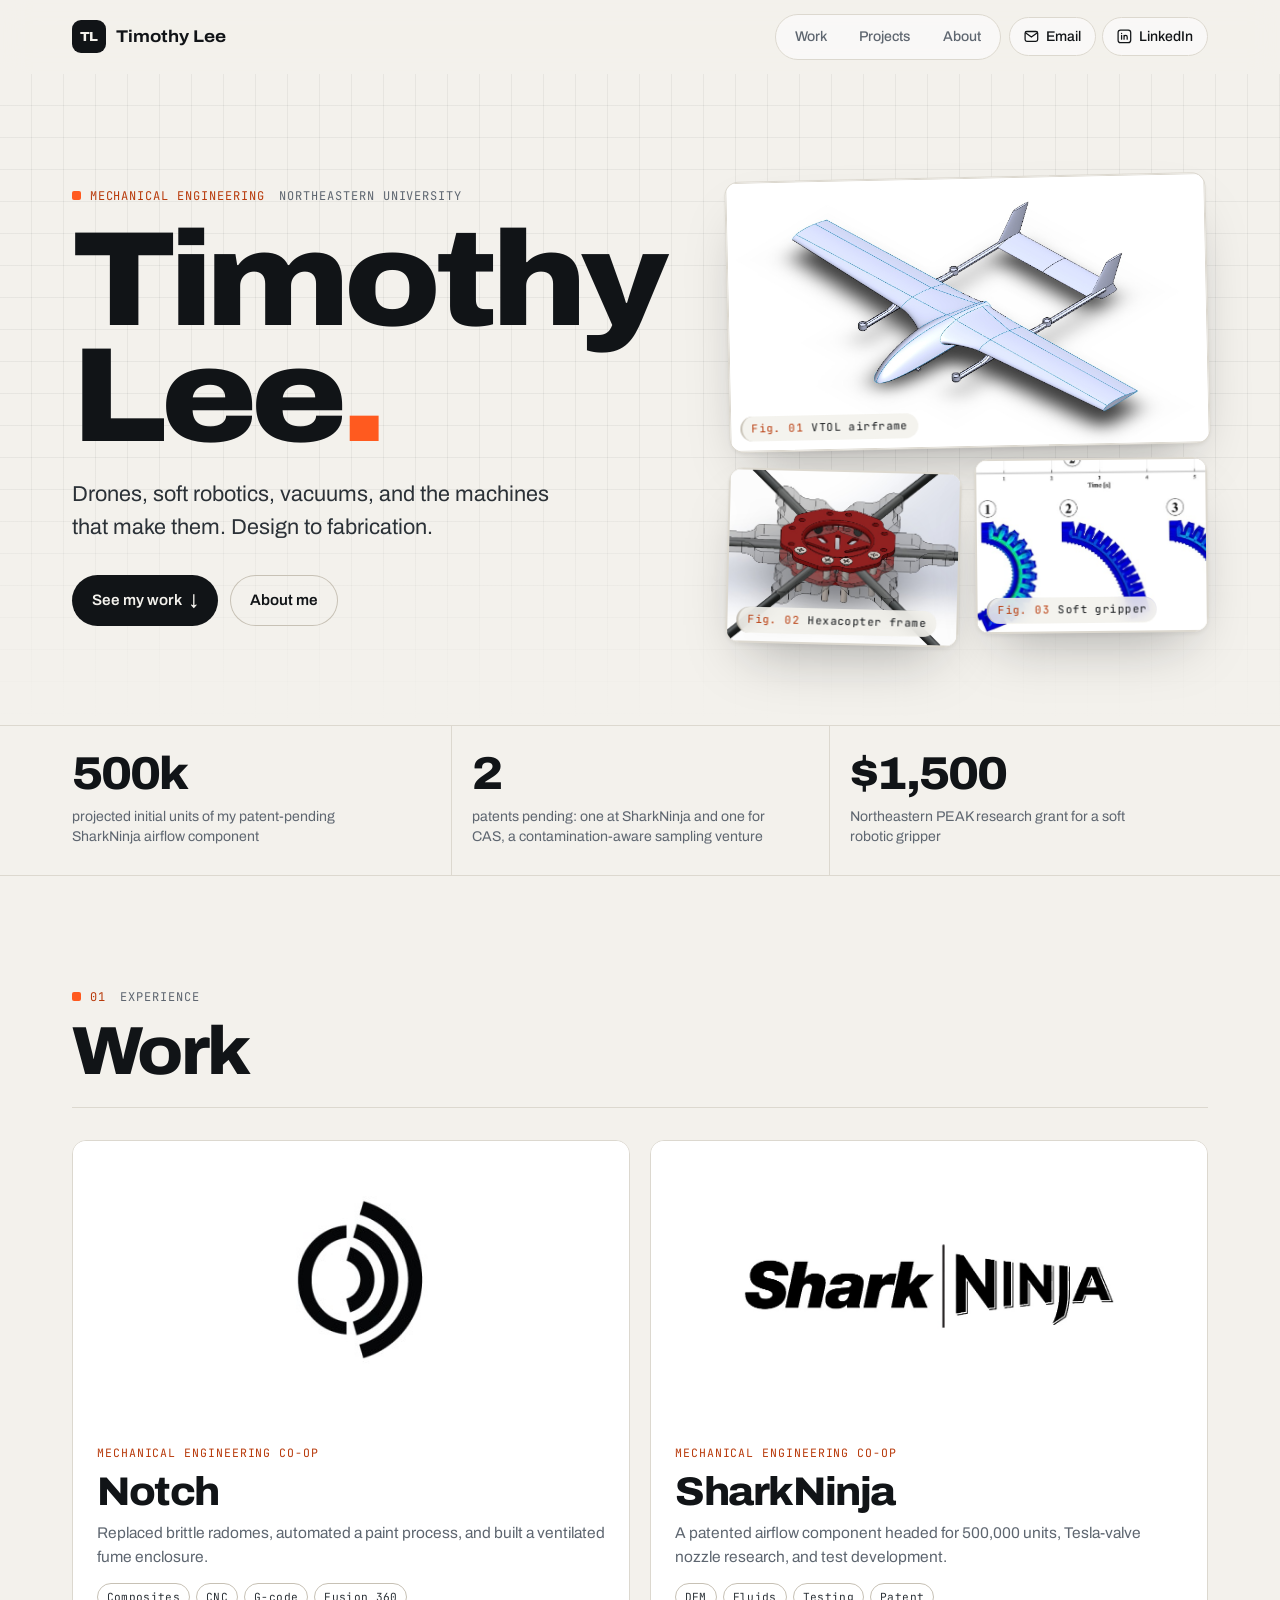
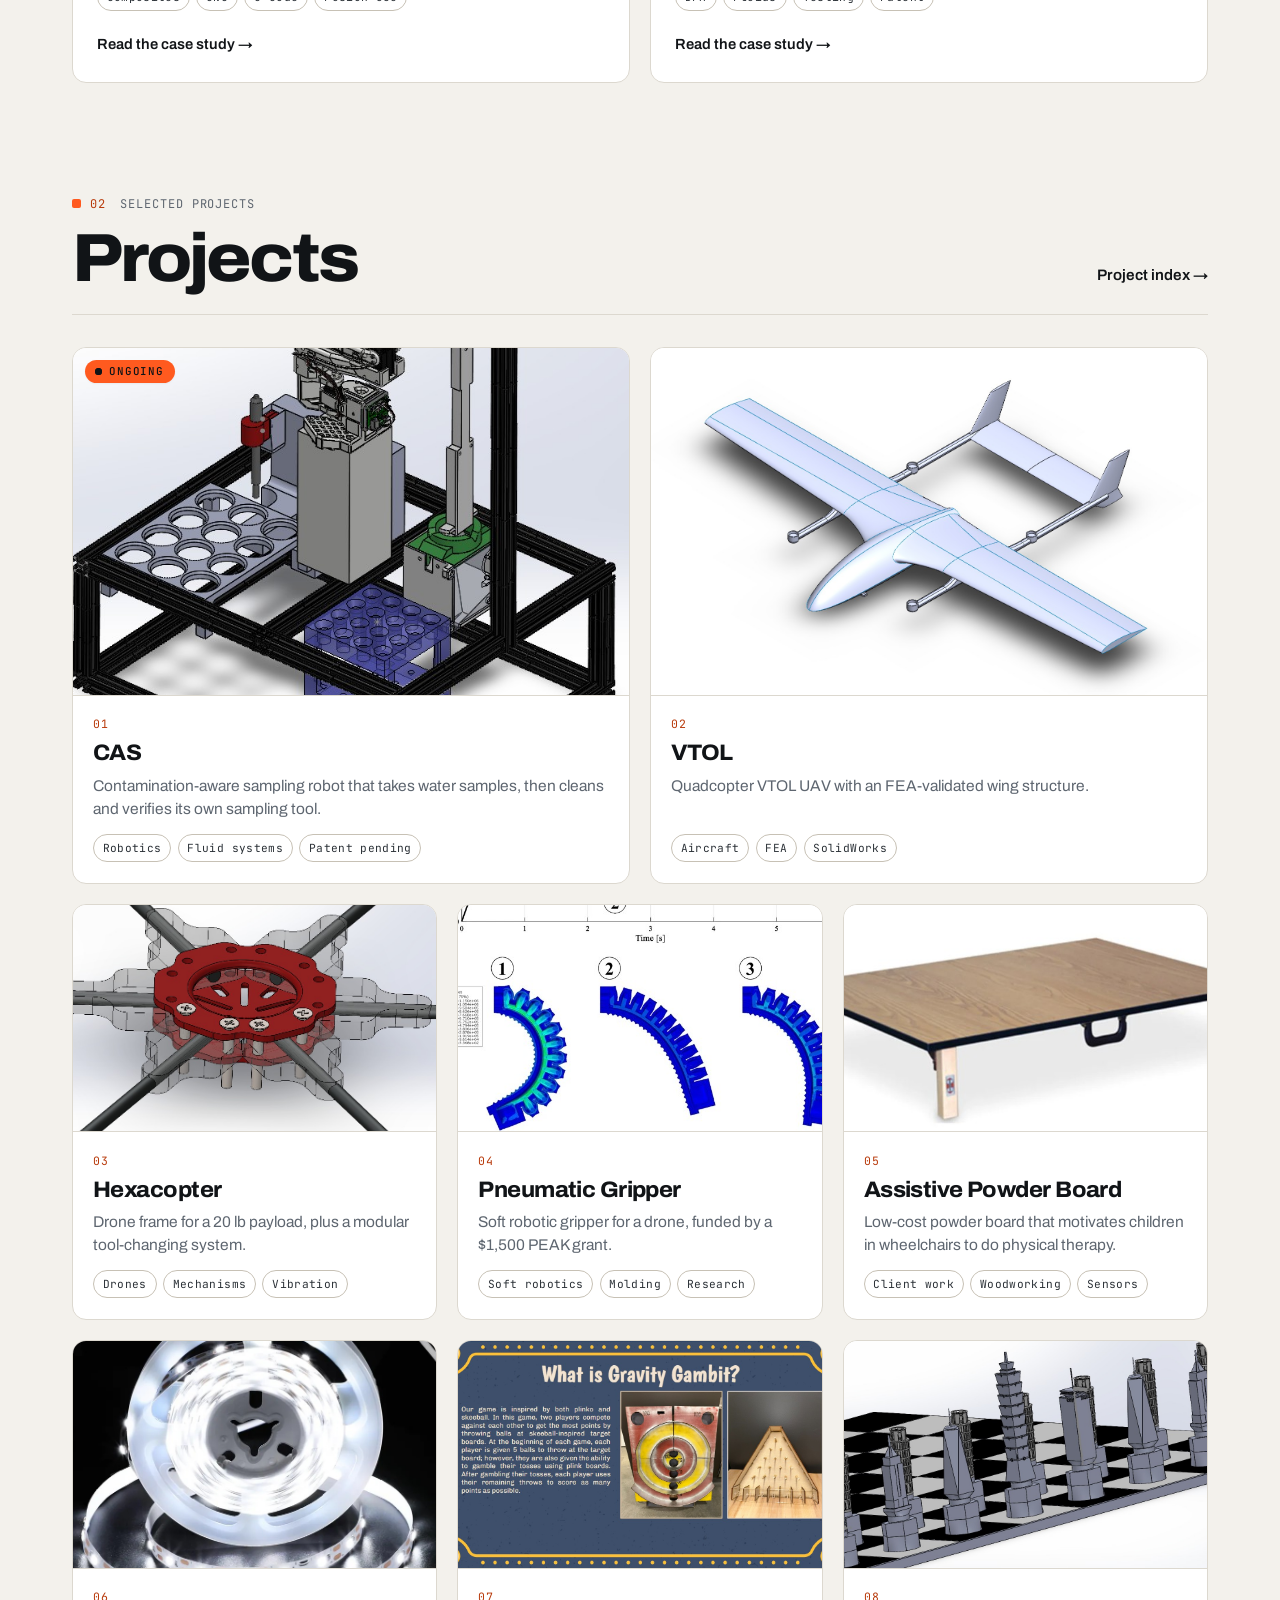
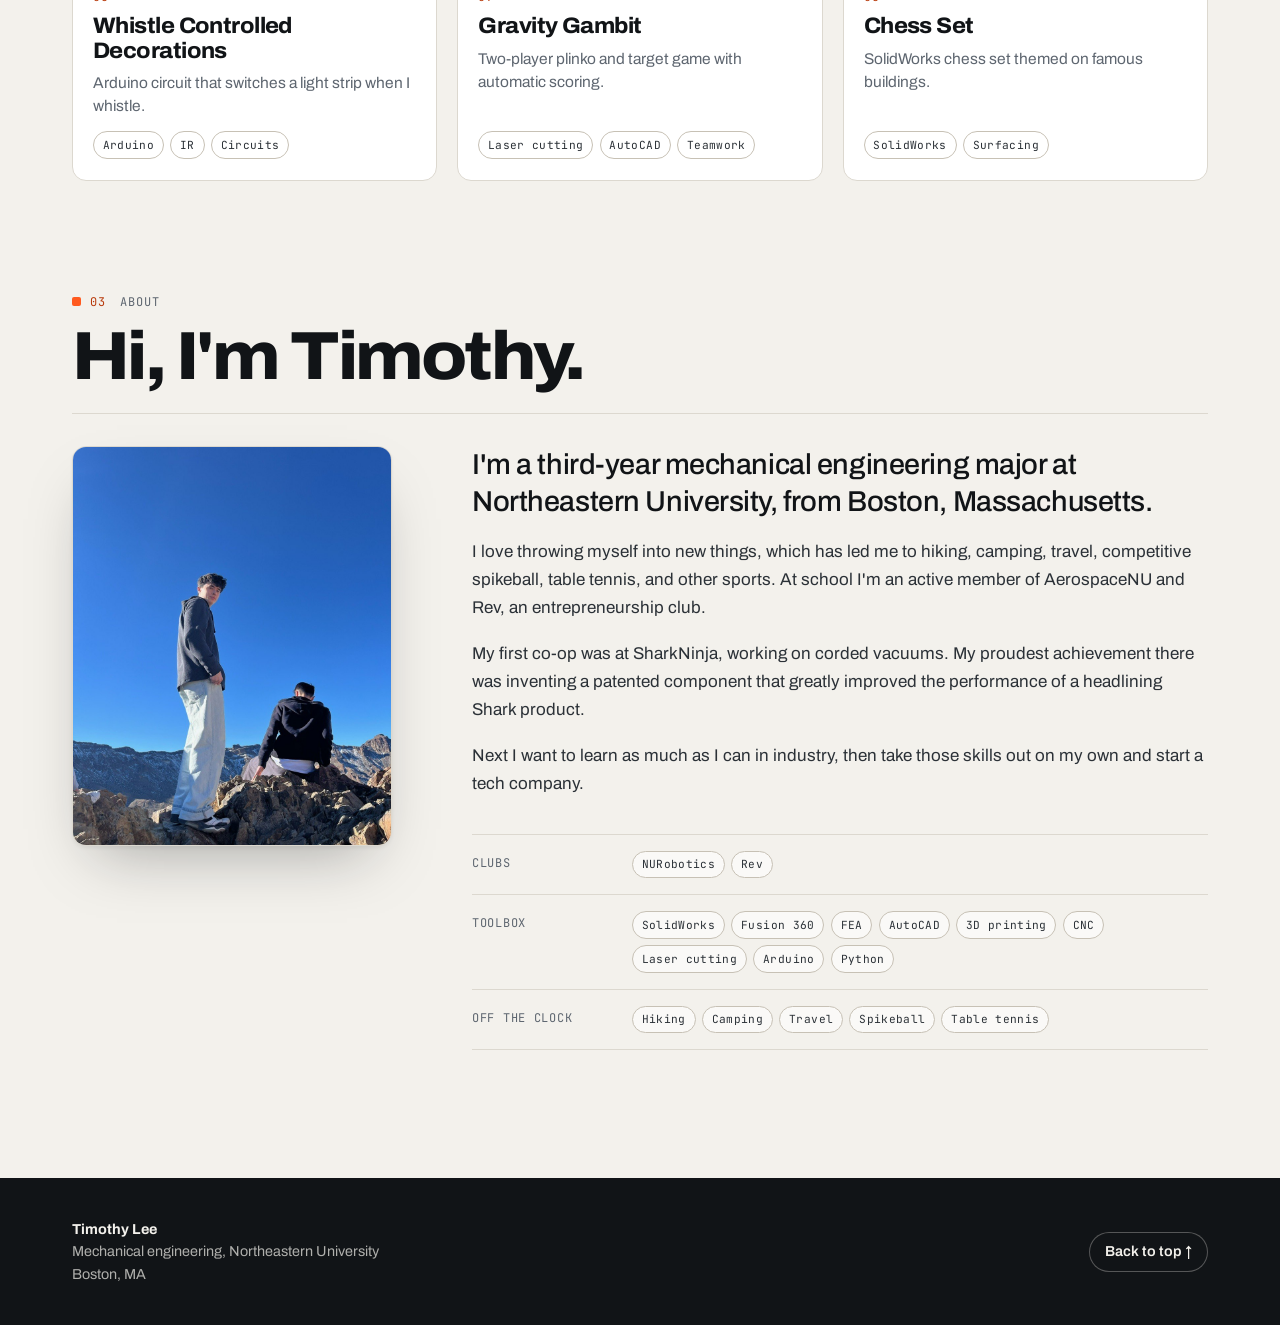
<file: index.html>
<!DOCTYPE html>
<html lang="en">
<head>
<meta charset="utf-8">
<meta name="viewport" content="width=device-width, initial-scale=1">
<title>Portfolio | Timothy Lee</title>
<meta name="description" content="Timothy Lee, mechanical engineering student at Northeastern University. Drones, soft robotics, and consumer product design.">
<meta name="theme-color" content="#F3F1EC" media="(prefers-color-scheme: light)">
<meta name="theme-color" content="#0D1013" media="(prefers-color-scheme: dark)">
<link rel="icon" href="data:image/svg+xml,%3Csvg xmlns='http://www.w3.org/2000/svg' viewBox='0 0 64 64'%3E%3Crect width='64' height='64' rx='14' fill='%23FF5A1F'/%3E%3Ctext x='32' y='43' font-family='Arial,sans-serif' font-size='30' font-weight='800' text-anchor='middle' fill='%23111417'%3ETL%3C/text%3E%3C/svg%3E">
<link rel="preconnect" href="https://fonts.googleapis.com">
<link rel="preconnect" href="https://fonts.gstatic.com" crossorigin>
<link href="https://fonts.googleapis.com/css2?family=Archivo:wdth,wght@62..125,100..900&family=JetBrains+Mono:wght@400;500&display=swap" rel="stylesheet">
<link rel="stylesheet" href="style.css">
<script>document.documentElement.classList.add('js')</script>
<script defer src="https://cloud.umami.is/script.js" data-website-id="2ed9bc1a-4ee3-46d4-aca5-d03093c6ba17" data-domains="timothylee446-pixel.github.io"></script>
</head>
<body id="top">
<a class="skip" href="#main">Skip to content</a>
<header class="top"><div class="top-in">
  <a class="brand" href="index.html"><span class="mark" aria-hidden="true">TL</span><span class="brand-name">Timothy Lee</span></a>
  <div class="top-right"><nav aria-label="Main"><a href="index.html#work">Work</a><a href="projects.html">Projects</a><a href="index.html#about">About</a></nav><span class="contact"><a href="mailto:lee.tim@northeastern.edu" title="lee.tim@northeastern.edu"><svg viewBox="0 0 24 24" aria-hidden="true"><rect x="3" y="5" width="18" height="14" rx="2.5"/><path d="m4 7 8 6 8-6"/></svg><span class="c-label">Email</span></a><a href="https://www.linkedin.com/in/timothy-lee-6a5a56290/" target="_blank" rel="noopener"><svg viewBox="0 0 24 24" aria-hidden="true"><rect x="3" y="3" width="18" height="18" rx="3.5"/><path d="M8 10.5V16M8 7.75v.01M11.5 16v-5.5M11.5 13c0-1.6 1-2.6 2.4-2.6 1.4 0 2.1.9 2.1 2.6V16"/></svg><span class="c-label">LinkedIn</span></a></span></div>
</div></header>
<main id="main">
<section class="hero"><div class="wrap hero-in">
  <div class="hero-text">
    <p class="kicker"><span>Mechanical engineering</span><span>Northeastern University</span></p>
    <h1>Timothy<br>Lee<span class="dot" aria-hidden="true">.</span></h1>
    <p class="hero-sub">Drones, soft robotics, vacuums, and the machines that make them. Design to fabrication.</p>
    <p class="cta"><a class="btn" href="#work">See my work <span aria-hidden="true">↓</span></a><a class="btn ghost" href="#about">About me</a></p>
  </div>
  <div class="hero-art"><figure class="hf hf1"><img src="images/vtol-hero.jpg" alt="VTOL airframe" data-thumb><figcaption><span>Fig. 01</span>VTOL airframe</figcaption></figure><figure class="hf hf2"><img src="images/hexa-hero.jpg" alt="Hexacopter frame" data-thumb><figcaption><span>Fig. 02</span>Hexacopter frame</figcaption></figure><figure class="hf hf3"><img src="images/gripper-hero.jpg" alt="Soft gripper" data-thumb><figcaption><span>Fig. 03</span>Soft gripper</figcaption></figure></div>
</div></section>
<section class="stats-band"><dl class="wrap stats"><div class="stat"><dt>500k</dt><dd>projected initial units of my patent-pending SharkNinja airflow component</dd></div><div class="stat"><dt>2</dt><dd>patents pending: one at SharkNinja and one for CAS, a contamination-aware sampling venture</dd></div><div class="stat"><dt>$1,500</dt><dd>Northeastern PEAK research grant for a soft robotic gripper</dd></div></dl></section>
<section class="section wrap" id="work">
  <div class="sec-head"><p class="kicker"><span>01</span><span>Experience</span></p><h2>Work</h2></div>
  <div class="xps"><a class="xp" href="notch.html">
  <span class="xp-media logo"><img src="images/notch-logo.jpg" alt="" loading="lazy" data-thumb><span class="xp-mono" aria-hidden="true">N</span></span>
  <span class="xp-body"><span class="card-num">Mechanical engineering co-op</span><span class="xp-t">Notch</span><span class="card-d">Replaced brittle radomes, automated a paint process, and built a ventilated fume enclosure.</span><span class="tags"><span>Composites</span><span>CNC</span><span>G-code</span><span>Fusion 360</span></span><span class="more">Read the case study <span aria-hidden="true">→</span></span></span>
</a><a class="xp" href="sharkninja.html">
  <span class="xp-media logo"><img src="images/sharkninja-logo.jpg" alt="" loading="lazy" data-thumb><span class="xp-mono" aria-hidden="true">S</span></span>
  <span class="xp-body"><span class="card-num">Mechanical engineering co-op</span><span class="xp-t">SharkNinja</span><span class="card-d">A patented airflow component headed for 500,000 units, Tesla-valve nozzle research, and test development.</span><span class="tags"><span>DFM</span><span>Fluids</span><span>Testing</span><span>Patent</span></span><span class="more">Read the case study <span aria-hidden="true">→</span></span></span>
</a></div>
</section>
<section class="section wrap" id="projects">
  <div class="sec-head"><p class="kicker"><span>02</span><span>Selected projects</span></p><h2>Projects</h2><a class="sec-link" href="projects.html">Project index <span aria-hidden="true">→</span></a></div>
  <div class="cards"><a class="card" href="cas.html">
  <span class="card-media"><img src="images/cas-cad.jpg" alt="" loading="lazy" data-thumb><span class="badge"><span class="pulse" aria-hidden="true"></span>Ongoing</span></span>
  <span class="card-body"><span class="card-num">01</span><span class="card-t">CAS</span><span class="card-d">Contamination-aware sampling robot that takes water samples, then cleans and verifies its own sampling tool.</span><span class="tags"><span>Robotics</span><span>Fluid systems</span><span>Patent pending</span></span></span>
</a><a class="card" href="vtol.html">
  <span class="card-media"><img src="images/vtol-hero.jpg" alt="" loading="lazy" data-thumb></span>
  <span class="card-body"><span class="card-num">02</span><span class="card-t">VTOL</span><span class="card-d">Quadcopter VTOL UAV with an FEA-validated wing structure.</span><span class="tags"><span>Aircraft</span><span>FEA</span><span>SolidWorks</span></span></span>
</a><a class="card" href="hexacopter.html">
  <span class="card-media"><img src="images/hexa-hero.jpg" alt="" loading="lazy" data-thumb></span>
  <span class="card-body"><span class="card-num">03</span><span class="card-t">Hexacopter</span><span class="card-d">Drone frame for a 20 lb payload, plus a modular tool-changing system.</span><span class="tags"><span>Drones</span><span>Mechanisms</span><span>Vibration</span></span></span>
</a><a class="card" href="pneumatic-gripper.html">
  <span class="card-media"><img src="images/gripper-hero.jpg" alt="" loading="lazy" data-thumb></span>
  <span class="card-body"><span class="card-num">04</span><span class="card-t">Pneumatic Gripper</span><span class="card-d">Soft robotic gripper for a drone, funded by a $1,500 PEAK grant.</span><span class="tags"><span>Soft robotics</span><span>Molding</span><span>Research</span></span></span>
</a><a class="card" href="assistive-powder-board.html">
  <span class="card-media"><img src="images/powder-hero.jpg" alt="" loading="lazy" data-thumb></span>
  <span class="card-body"><span class="card-num">05</span><span class="card-t">Assistive Powder Board</span><span class="card-d">Low-cost powder board that motivates children in wheelchairs to do physical therapy.</span><span class="tags"><span>Client work</span><span>Woodworking</span><span>Sensors</span></span></span>
</a><a class="card" href="whistle-controlled-decorations.html">
  <span class="card-media"><img src="images/whistle-hero.jpg" alt="" loading="lazy" data-thumb></span>
  <span class="card-body"><span class="card-num">06</span><span class="card-t">Whistle Controlled Decorations</span><span class="card-d">Arduino circuit that switches a light strip when I whistle.</span><span class="tags"><span>Arduino</span><span>IR</span><span>Circuits</span></span></span>
</a><a class="card" href="gravity-gambit-game.html">
  <span class="card-media"><img src="images/gambit-hero.jpg" alt="" loading="lazy" data-thumb></span>
  <span class="card-body"><span class="card-num">07</span><span class="card-t">Gravity Gambit</span><span class="card-d">Two-player plinko and target game with automatic scoring.</span><span class="tags"><span>Laser cutting</span><span>AutoCAD</span><span>Teamwork</span></span></span>
</a><a class="card" href="chess-set.html">
  <span class="card-media"><img src="images/chess-hero-1.jpg" alt="" loading="lazy" data-thumb></span>
  <span class="card-body"><span class="card-num">08</span><span class="card-t">Chess Set</span><span class="card-d">SolidWorks chess set themed on famous buildings.</span><span class="tags"><span>SolidWorks</span><span>Surfacing</span></span></span>
</a></div>
</section>
<section class="section wrap about" id="about">
  <div class="sec-head"><p class="kicker"><span>03</span><span>About</span></p><h2>Hi, I'm Timothy.</h2></div>
  <div class="about-grid">
  <figure class="portrait"><img src="images/me.jpg" alt="Timothy Lee" data-name="me.jpg"></figure>
  <div class="about-body">
    <p class="about-lead">I'm a third-year mechanical engineering major at Northeastern University, from Boston, Massachusetts.</p>
    <p>I love throwing myself into new things, which has led me to hiking, camping, travel, competitive spikeball, table tennis, and other sports. At school I'm an active member of AerospaceNU and Rev, an entrepreneurship club.</p>
    <p>My first co-op was at SharkNinja, working on corded vacuums. My proudest achievement there was inventing a patented component that greatly improved the performance of a headlining Shark product.</p>
    <p>Next I want to learn as much as I can in industry, then take those skills out on my own and start a tech company.</p>
    <dl class="facts">
      <div><dt>Clubs</dt><dd><span class="tags"><span>NURobotics</span><span>Rev</span></span></dd></div>
      <div><dt>Toolbox</dt><dd><span class="tags"><span>SolidWorks</span><span>Fusion 360</span><span>FEA</span><span>AutoCAD</span><span>3D printing</span><span>CNC</span><span>Laser cutting</span><span>Arduino</span><span>Python</span></span></dd></div>
      <div><dt>Off the clock</dt><dd><span class="tags"><span>Hiking</span><span>Camping</span><span>Travel</span><span>Spikeball</span><span>Table tennis</span></span></dd></div>
    </dl>
  </div>
  </div>
</section>
</main>
<footer class="foot"><div class="wrap foot-in">
  <div class="foot-meta">
    <p><strong>Timothy Lee</strong><br>Mechanical engineering, Northeastern University<br>Boston, MA</p>
    <a class="totop" href="#top">Back to top <span aria-hidden="true">↑</span></a>
  </div>
</div></footer>
<script src="site.js"></script>
</body>
</html>
</file>
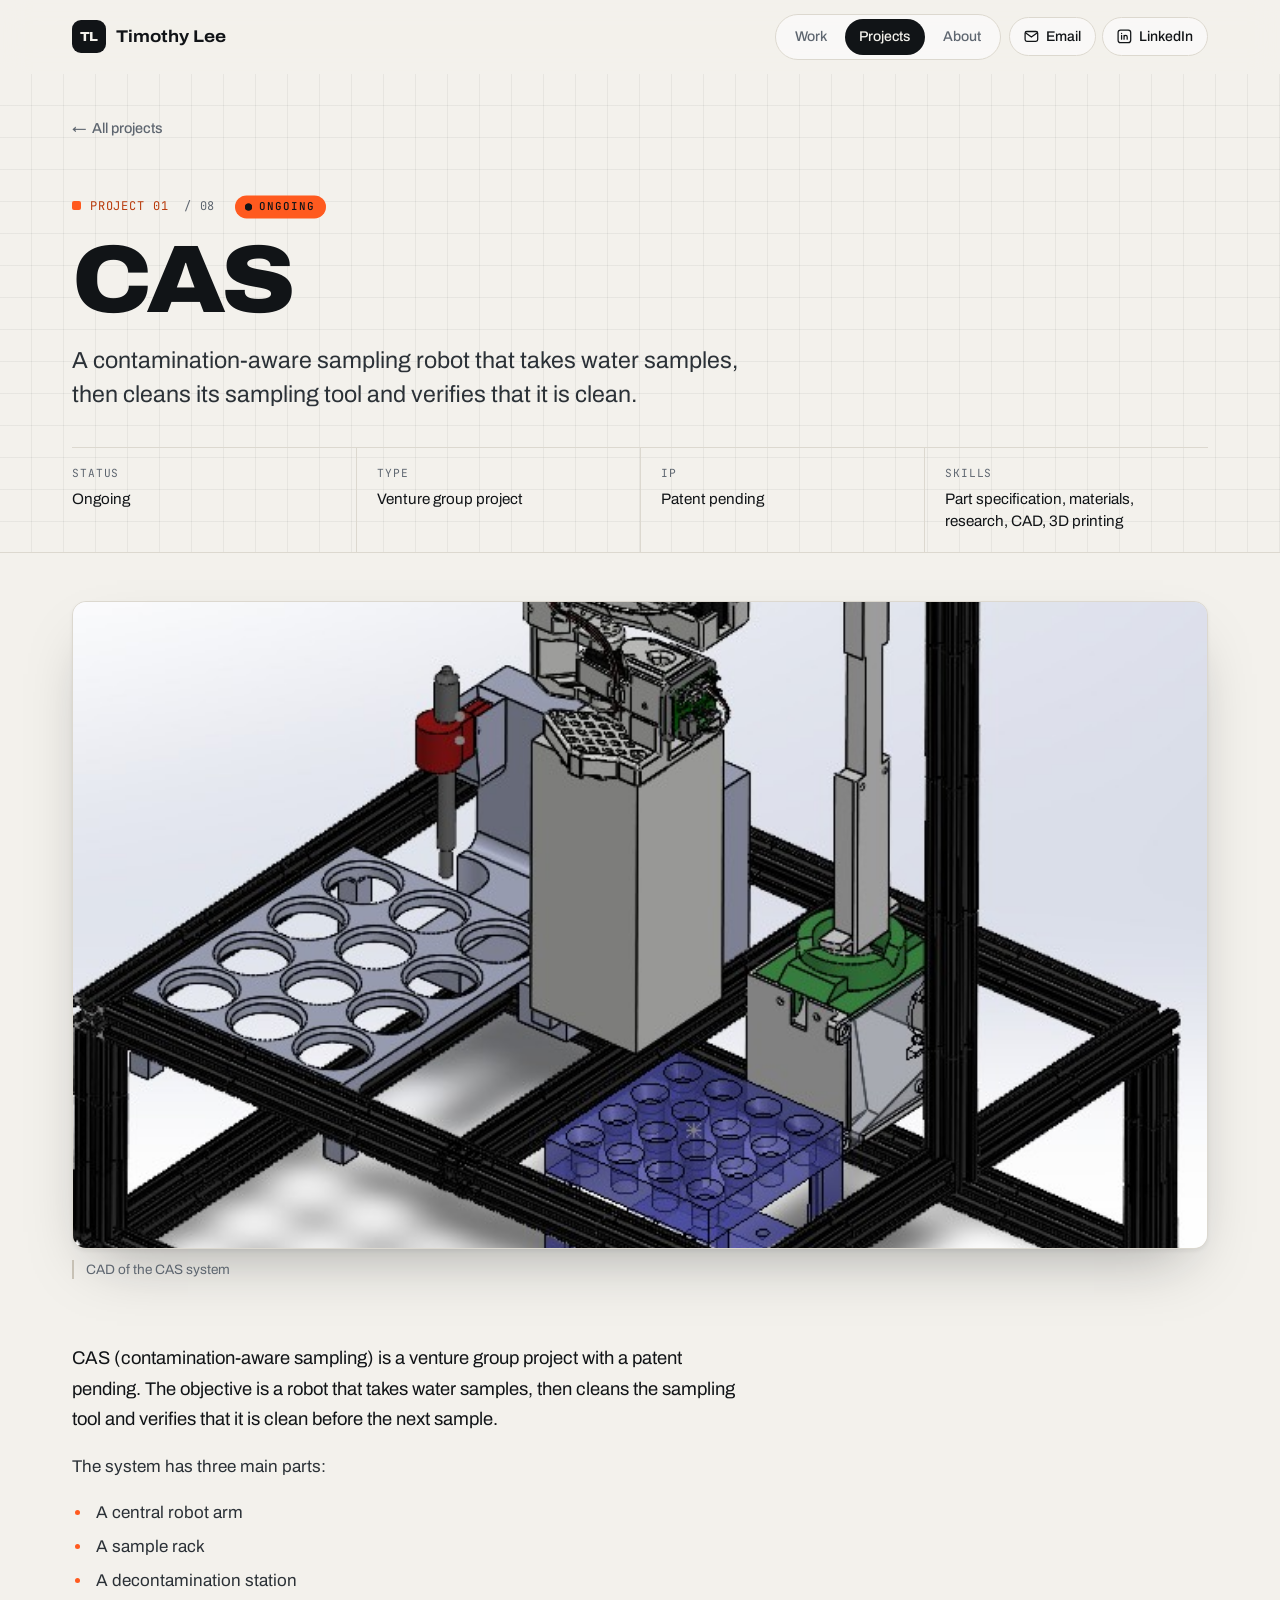
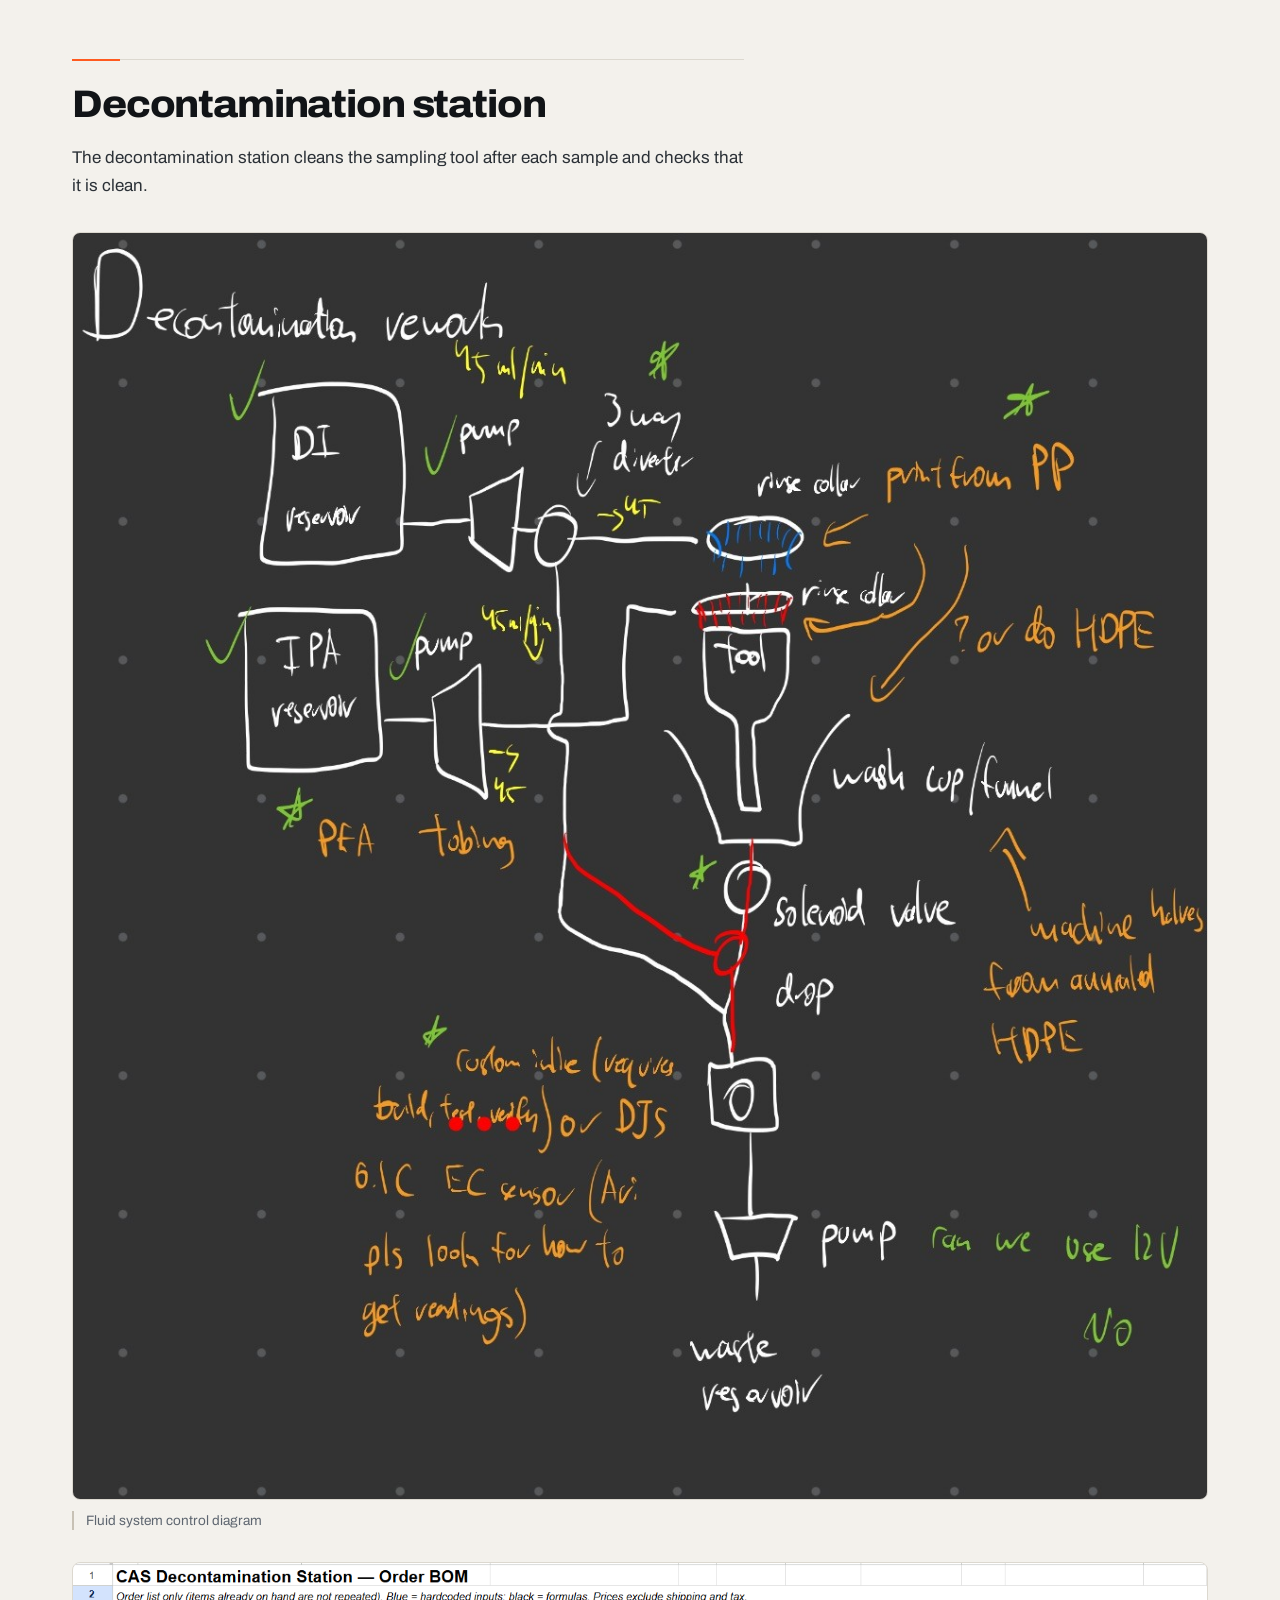
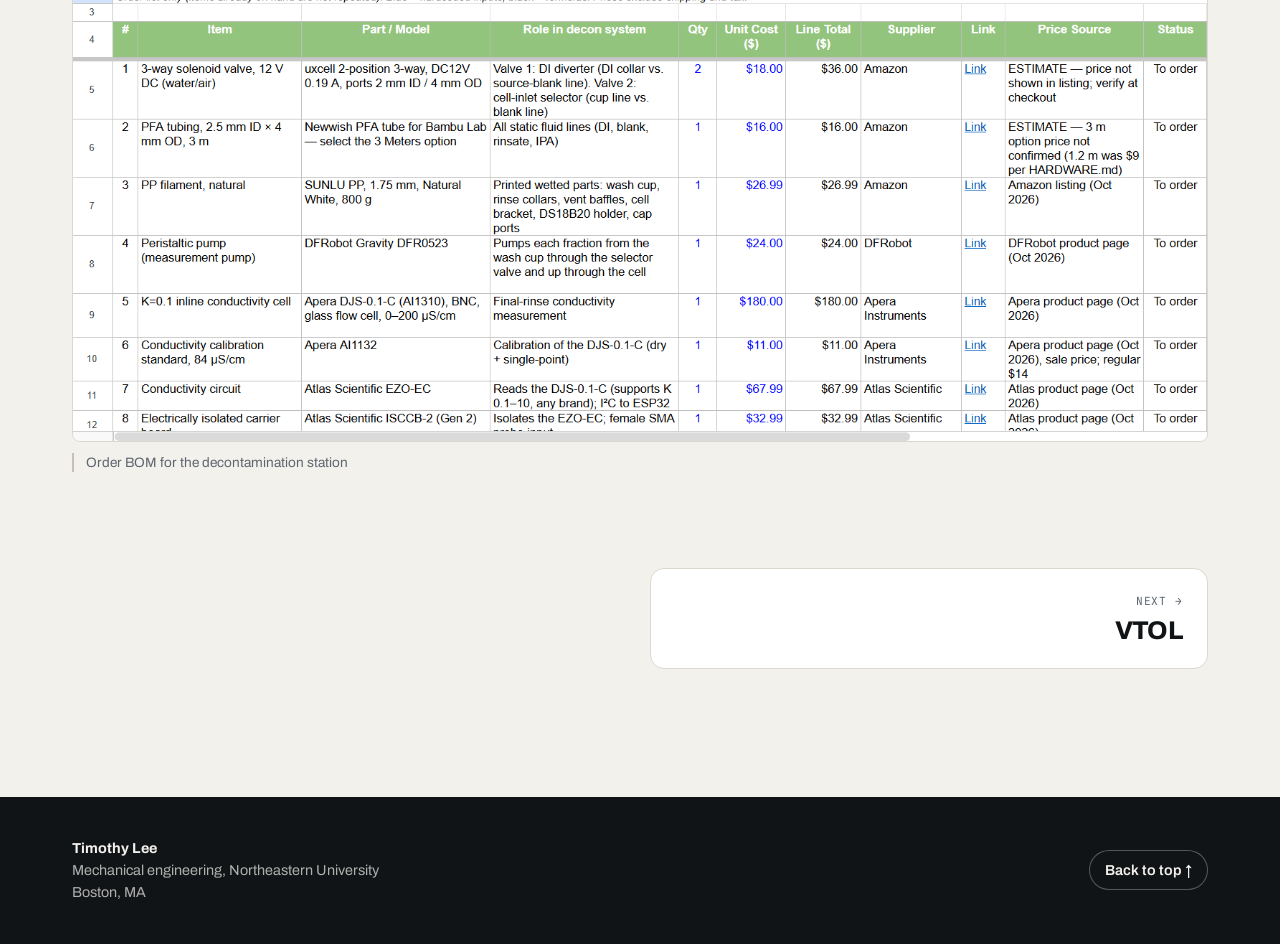
<file: cas.html>
<!DOCTYPE html>
<html lang="en">
<head>
<meta charset="utf-8">
<meta name="viewport" content="width=device-width, initial-scale=1">
<title>CAS | Timothy Lee</title>
<meta name="description" content="A contamination-aware sampling robot that takes water samples, then cleans its sampling tool and verifies that it is clean.">
<meta name="theme-color" content="#F3F1EC" media="(prefers-color-scheme: light)">
<meta name="theme-color" content="#0D1013" media="(prefers-color-scheme: dark)">
<link rel="icon" href="data:image/svg+xml,%3Csvg xmlns='http://www.w3.org/2000/svg' viewBox='0 0 64 64'%3E%3Crect width='64' height='64' rx='14' fill='%23FF5A1F'/%3E%3Ctext x='32' y='43' font-family='Arial,sans-serif' font-size='30' font-weight='800' text-anchor='middle' fill='%23111417'%3ETL%3C/text%3E%3C/svg%3E">
<link rel="preconnect" href="https://fonts.googleapis.com">
<link rel="preconnect" href="https://fonts.gstatic.com" crossorigin>
<link href="https://fonts.googleapis.com/css2?family=Archivo:wdth,wght@62..125,100..900&family=JetBrains+Mono:wght@400;500&display=swap" rel="stylesheet">
<link rel="stylesheet" href="style.css">
<script>document.documentElement.classList.add('js')</script>
<script defer src="https://cloud.umami.is/script.js" data-website-id="2ed9bc1a-4ee3-46d4-aca5-d03093c6ba17" data-domains="timothylee446-pixel.github.io"></script>
</head>
<body id="top">
<a class="skip" href="#main">Skip to content</a>
<header class="top"><div class="top-in">
  <a class="brand" href="index.html"><span class="mark" aria-hidden="true">TL</span><span class="brand-name">Timothy Lee</span></a>
  <div class="top-right"><nav aria-label="Main"><a href="index.html#work">Work</a><a href="projects.html" aria-current="page">Projects</a><a href="index.html#about">About</a></nav><span class="contact"><a href="mailto:lee.tim@northeastern.edu" title="lee.tim@northeastern.edu"><svg viewBox="0 0 24 24" aria-hidden="true"><rect x="3" y="5" width="18" height="14" rx="2.5"/><path d="m4 7 8 6 8-6"/></svg><span class="c-label">Email</span></a><a href="https://www.linkedin.com/in/timothy-lee-6a5a56290/" target="_blank" rel="noopener"><svg viewBox="0 0 24 24" aria-hidden="true"><rect x="3" y="3" width="18" height="18" rx="3.5"/><path d="M8 10.5V16M8 7.75v.01M11.5 16v-5.5M11.5 13c0-1.6 1-2.6 2.4-2.6 1.4 0 2.1.9 2.1 2.6V16"/></svg><span class="c-label">LinkedIn</span></a></span></div>
</div></header>
<main id="main">
<article class="project">
<header class="proj-head"><div class="wrap">
<a class="back" href="projects.html"><span aria-hidden="true">←</span> All projects</a>
<p class="kicker"><span>Project 01</span><span>/ 08</span><span class="badge"><span class="pulse" aria-hidden="true"></span>Ongoing</span></p>
<h1>CAS</h1>
<p class="lede">A contamination-aware sampling robot that takes water samples, then cleans its sampling tool and verifies that it is clean.</p>
<dl class="meta"><div><dt>Status</dt><dd>Ongoing</dd></div><div><dt>Type</dt><dd>Venture group project</dd></div><div><dt>IP</dt><dd>Patent pending</dd></div><div><dt>Skills</dt><dd>Part specification, materials, research, CAD, 3D printing</dd></div></dl>
</div></header>
<div class="wrap"><figure class="cover"><img src="images/cas-cad.jpg" alt="CAD of the CAS system" data-name="cas-cad.jpg"><figcaption>CAD of the CAS system</figcaption></figure></div>
<div class="proj-body wrap">

<div class="prose">
<p>CAS (contamination-aware sampling) is a venture group project with a patent pending. The objective is a robot that takes water samples, then cleans the sampling tool and verifies that it is clean before the next sample.</p>
<p>The system has three main parts:</p>
<ul><li>A central robot arm</li><li>A sample rack</li><li>A decontamination station</li></ul>
<h2 id="decontamination-station">Decontamination station</h2>
<p>The decontamination station cleans the sampling tool after each sample and checks that it is clean.</p>
<p class="draft">[Text: the challenges of designing the decontamination station]</p>
<figure class="wide"><img src="images/cas-decon-diagram.jpg" alt="Fluid system control diagram" loading="lazy" data-name="cas-decon-diagram.jpg"><figcaption>Fluid system control diagram</figcaption></figure>
<figure class="wide"><img src="images/cas-bom.png" alt="Order BOM for the decontamination station" loading="lazy" data-name="cas-bom.png"><figcaption>Order BOM for the decontamination station</figcaption></figure>
</div>
</div>
<nav class="pager wrap" aria-label="More work"><span></span><a class="next" href="vtol.html"><span>Next</span><strong>VTOL</strong></a></nav>
</article>
</main>
<footer class="foot"><div class="wrap foot-in">
  <div class="foot-meta">
    <p><strong>Timothy Lee</strong><br>Mechanical engineering, Northeastern University<br>Boston, MA</p>
    <a class="totop" href="#top">Back to top <span aria-hidden="true">↑</span></a>
  </div>
</div></footer>
<script src="site.js"></script>
</body>
</html>
</file>
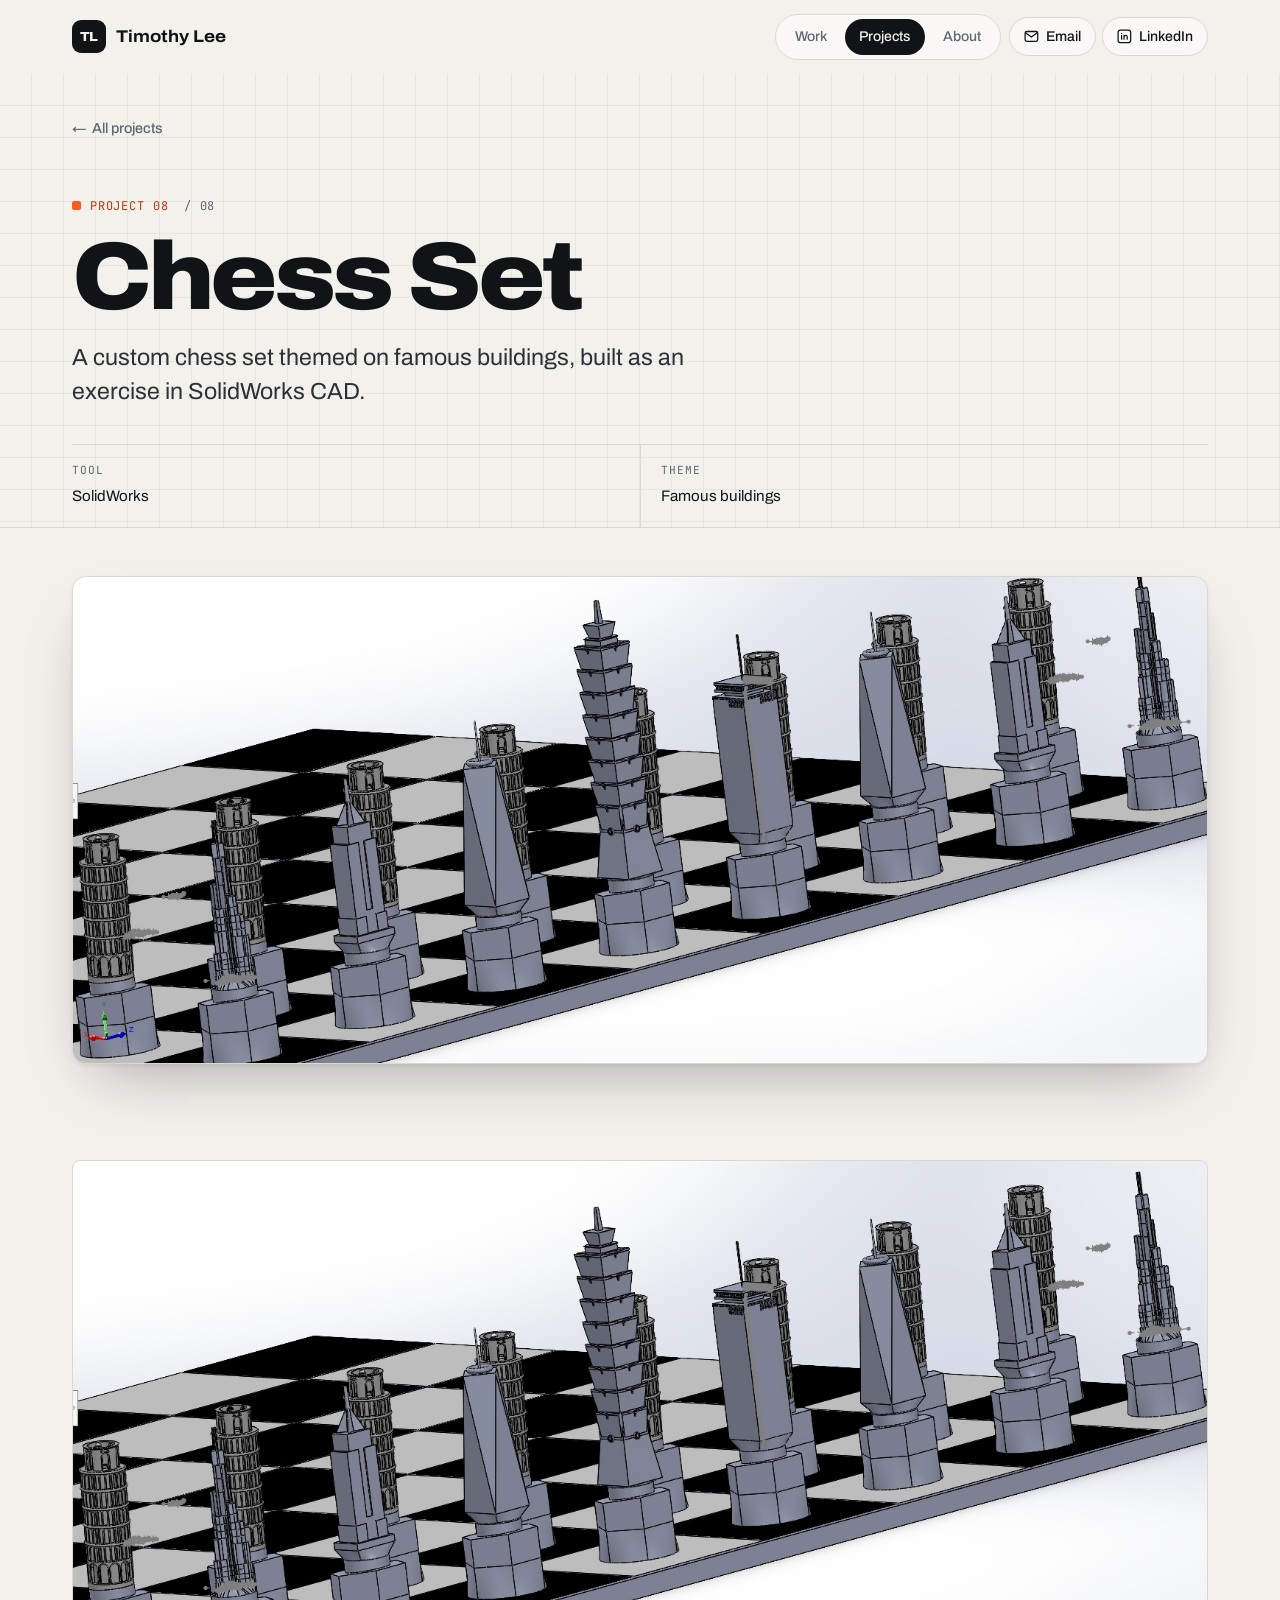
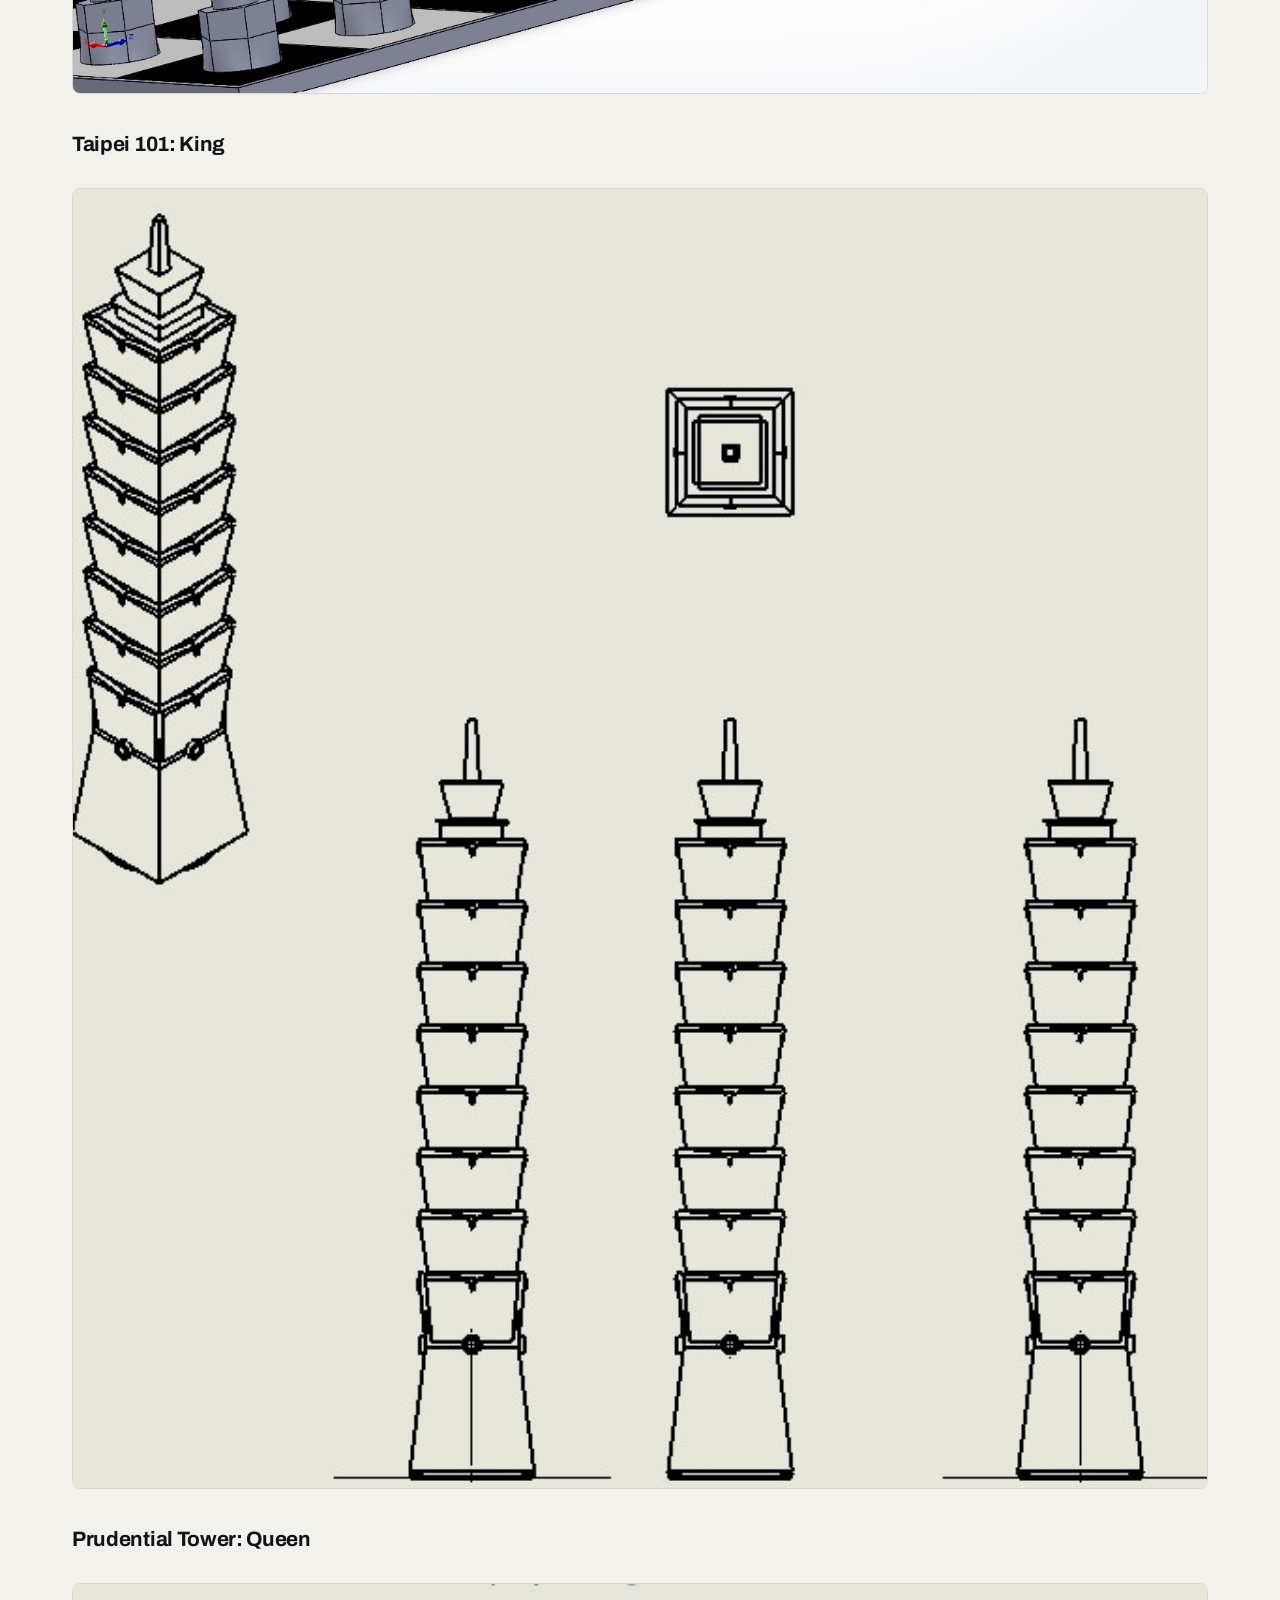
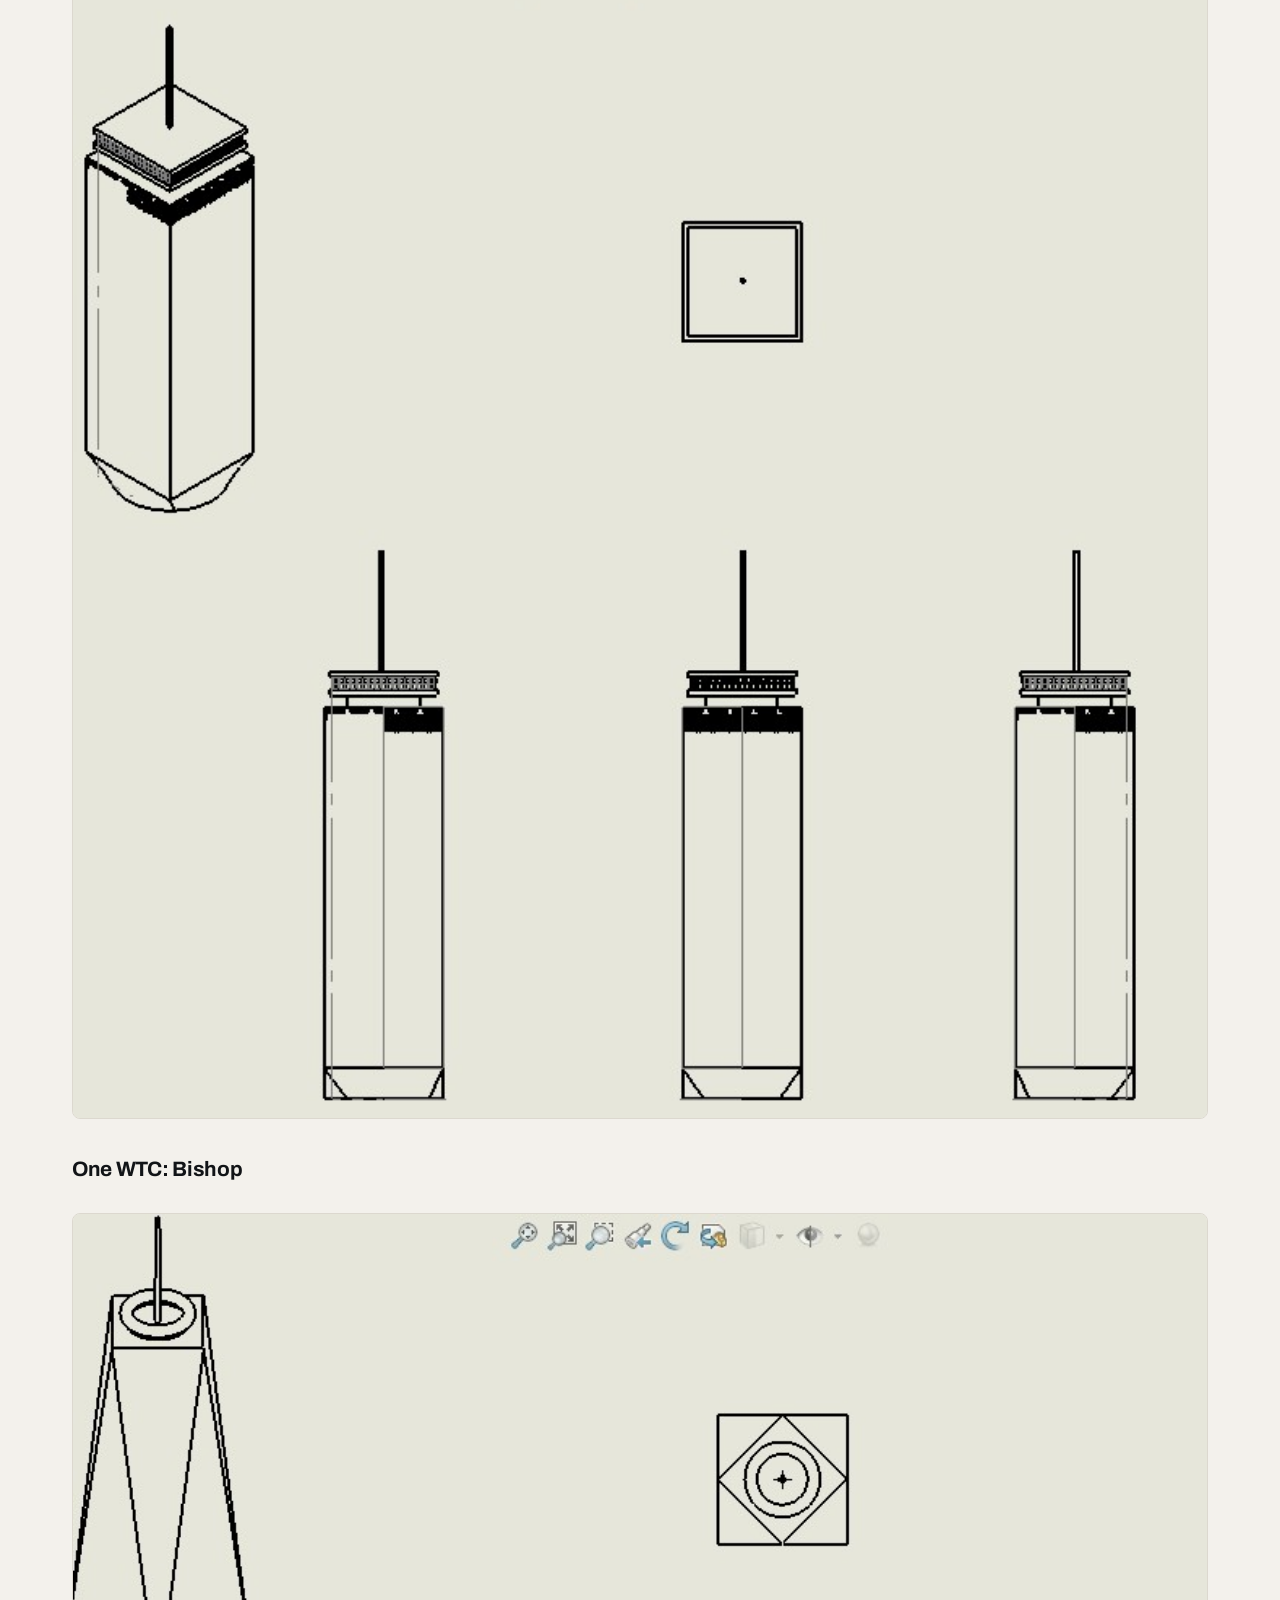
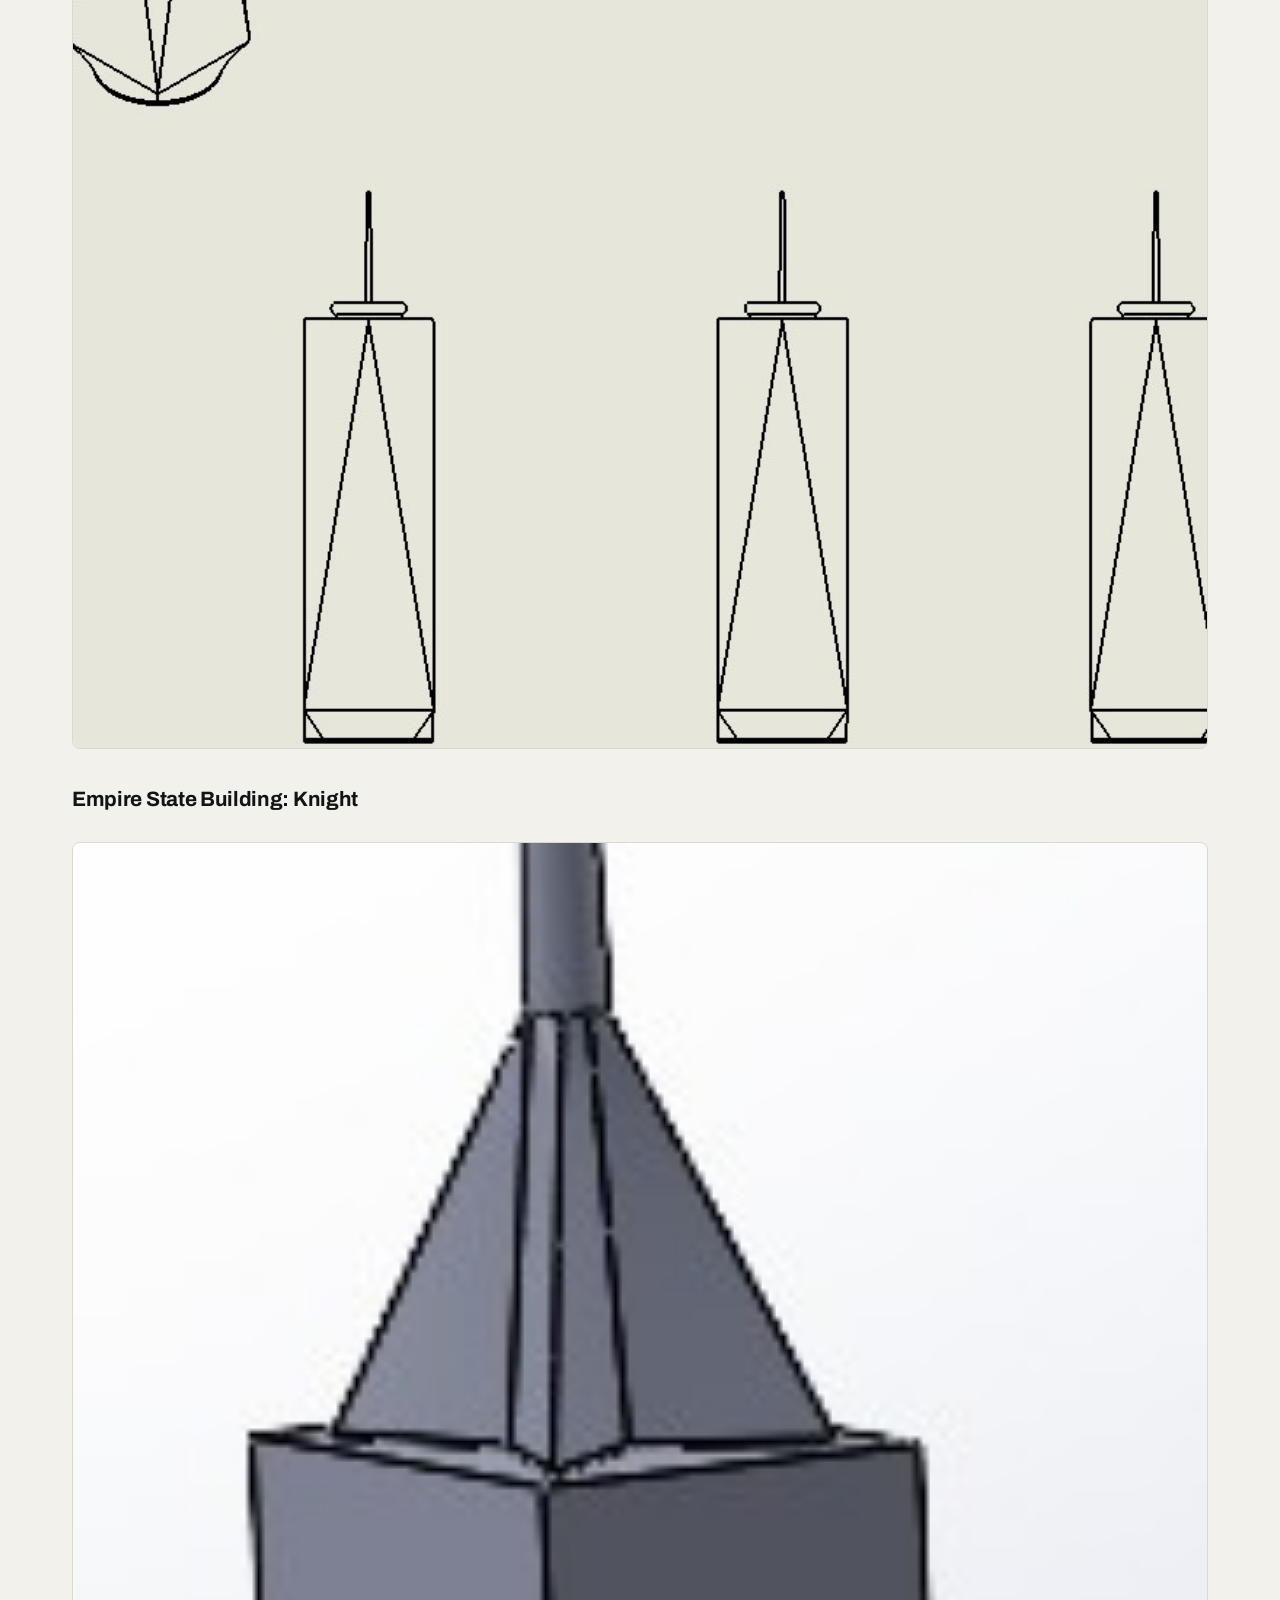
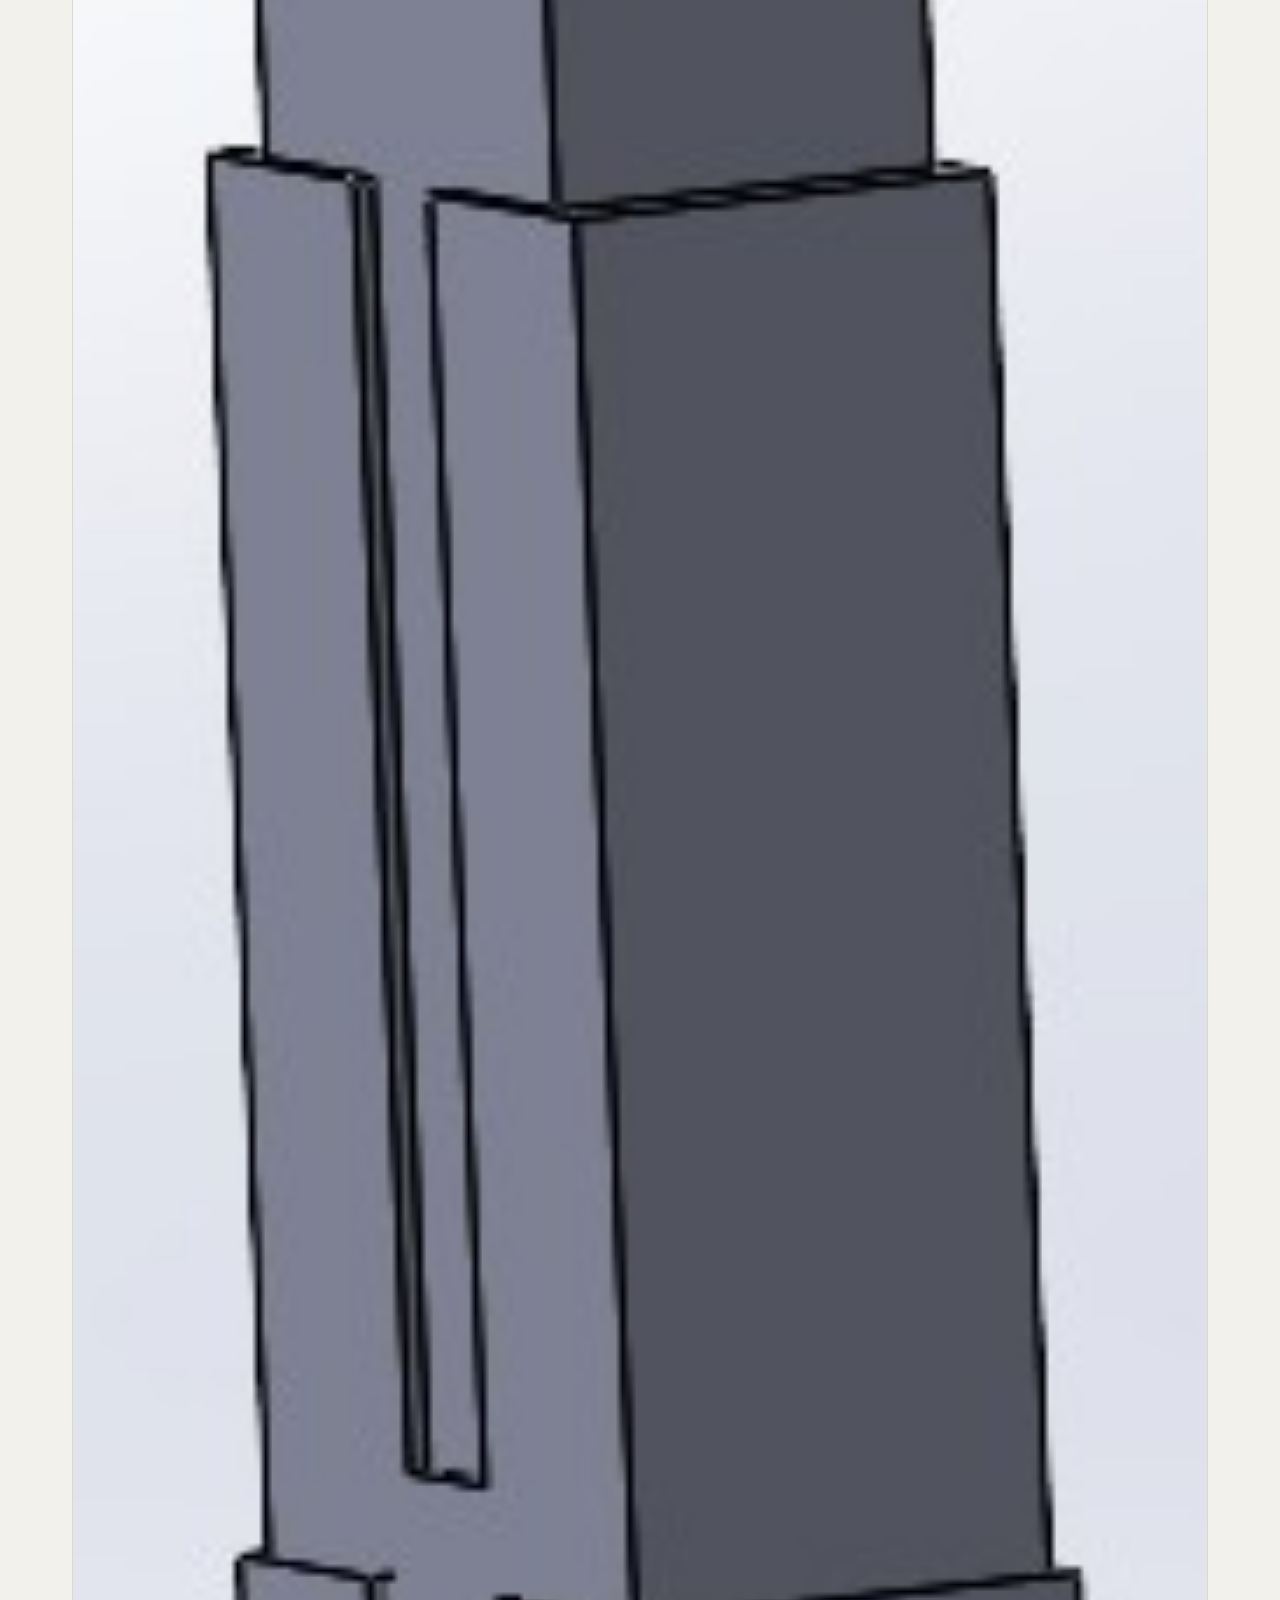
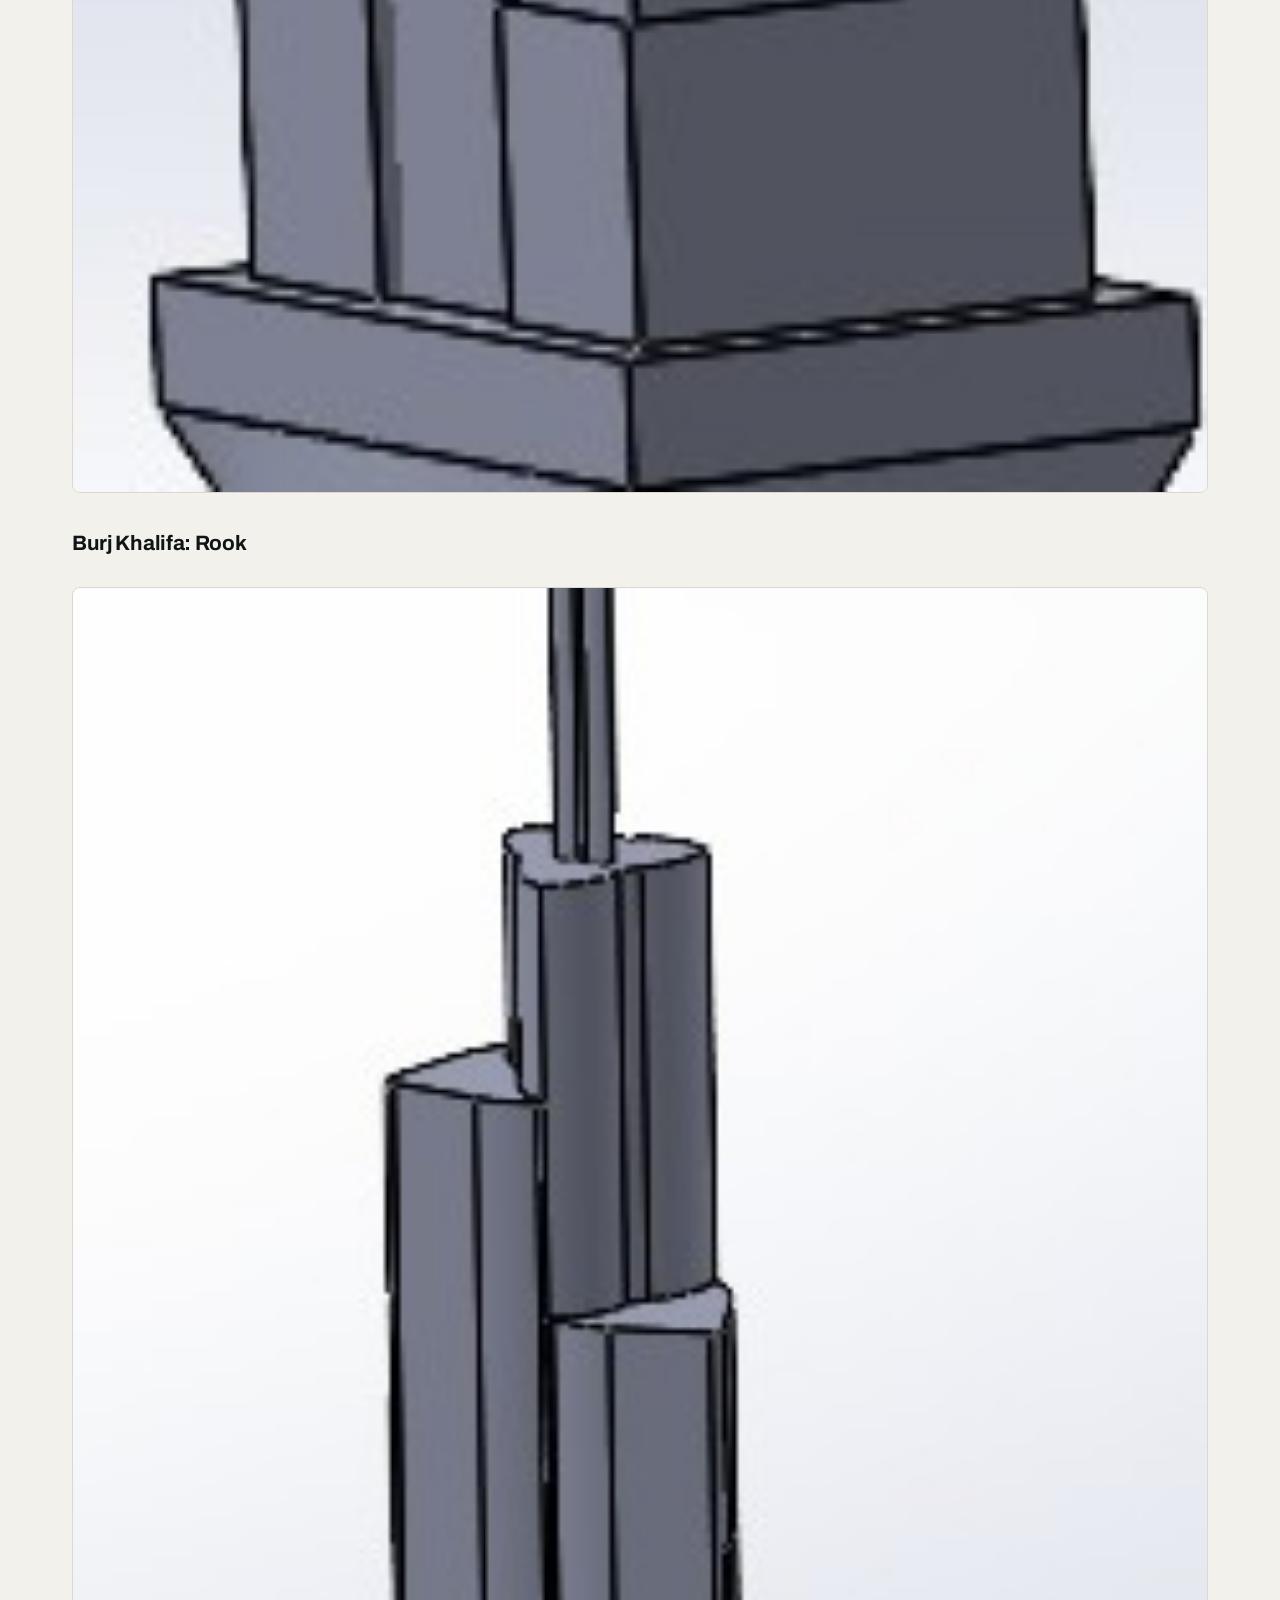
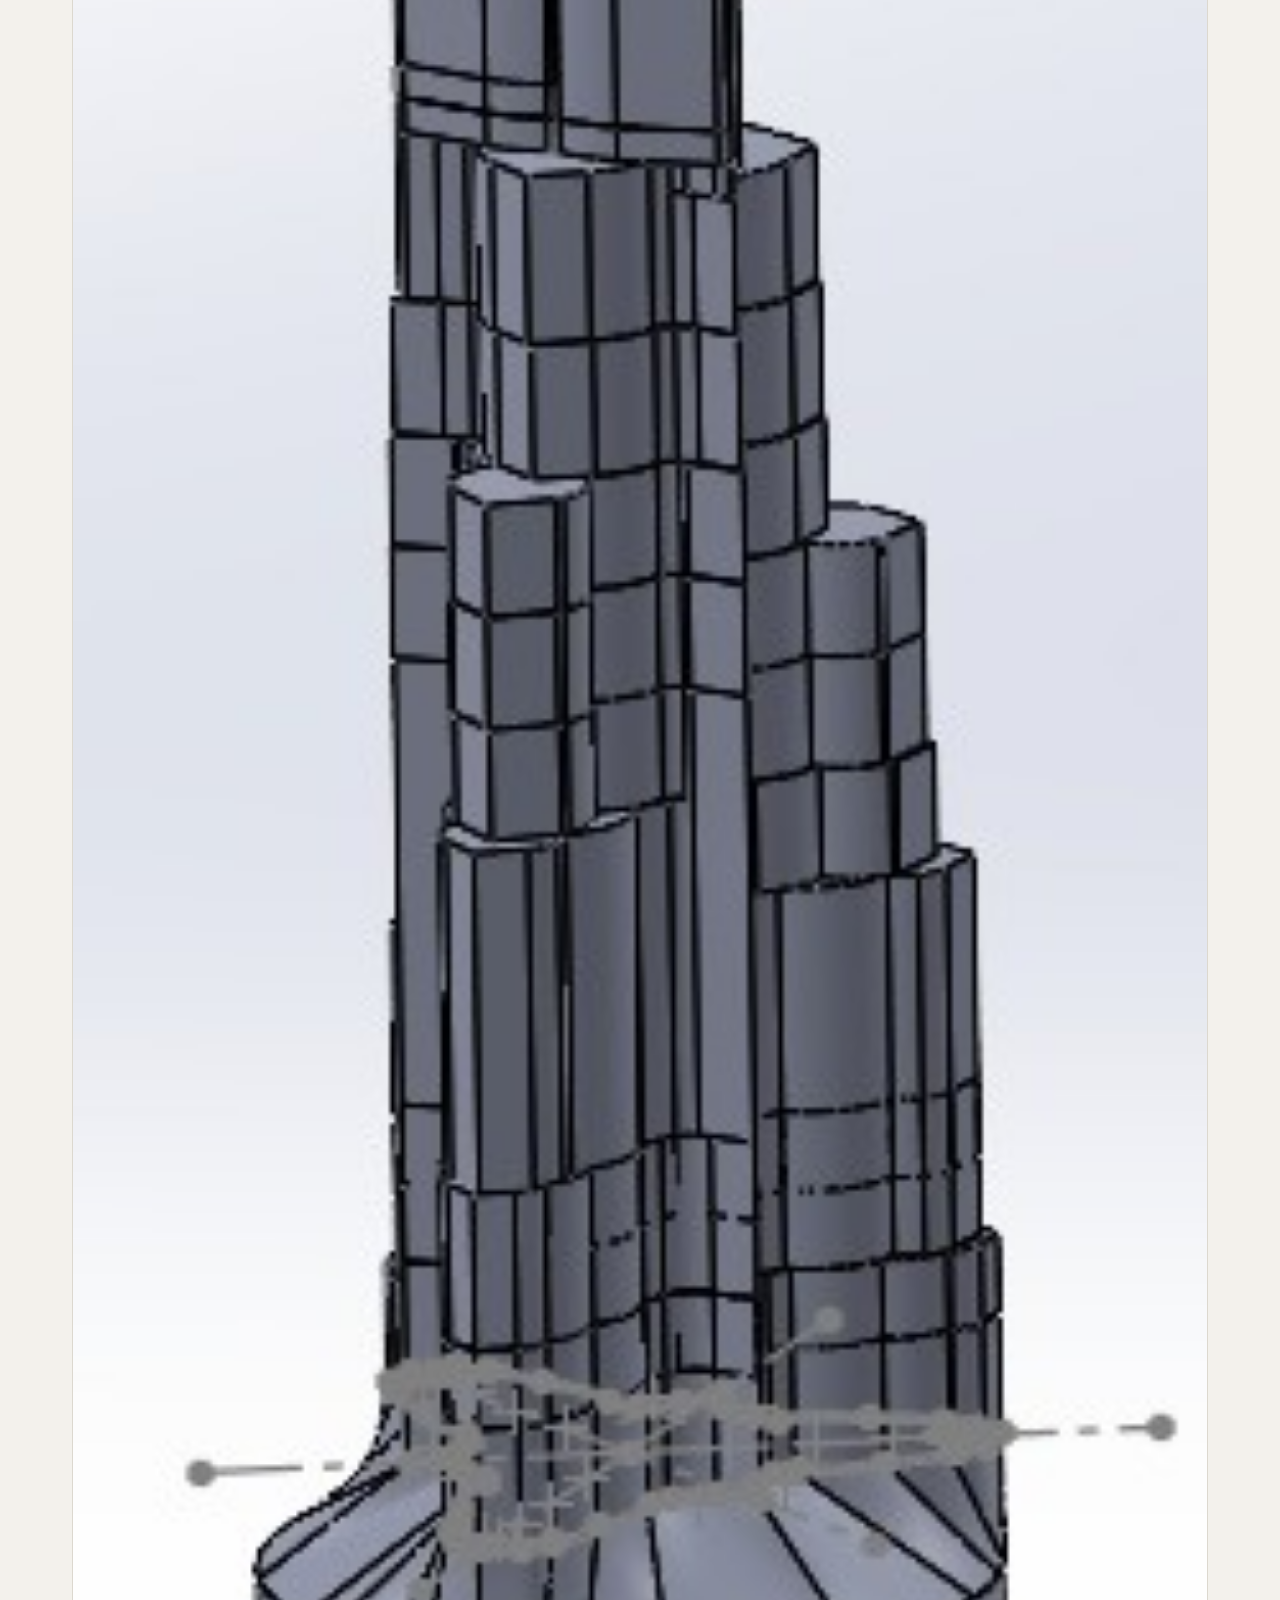
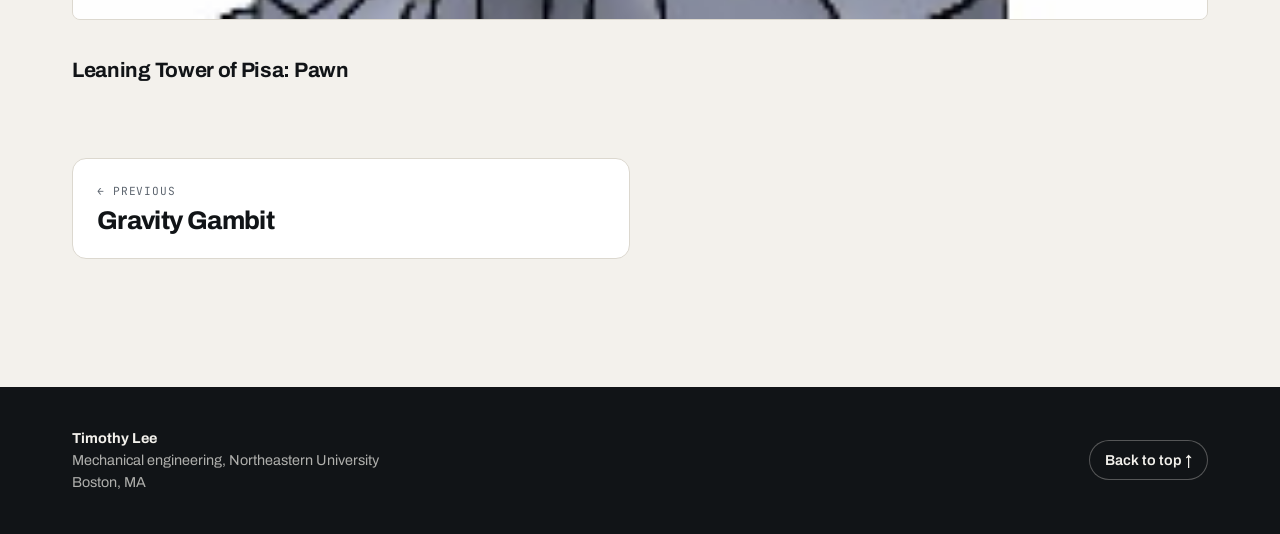
<file: chess-set.html>
<!DOCTYPE html>
<html lang="en">
<head>
<meta charset="utf-8">
<meta name="viewport" content="width=device-width, initial-scale=1">
<title>Chess Set | Timothy Lee</title>
<meta name="description" content="A custom chess set themed on famous buildings, built as an exercise in SolidWorks CAD.">
<meta name="theme-color" content="#F3F1EC" media="(prefers-color-scheme: light)">
<meta name="theme-color" content="#0D1013" media="(prefers-color-scheme: dark)">
<link rel="icon" href="data:image/svg+xml,%3Csvg xmlns='http://www.w3.org/2000/svg' viewBox='0 0 64 64'%3E%3Crect width='64' height='64' rx='14' fill='%23FF5A1F'/%3E%3Ctext x='32' y='43' font-family='Arial,sans-serif' font-size='30' font-weight='800' text-anchor='middle' fill='%23111417'%3ETL%3C/text%3E%3C/svg%3E">
<link rel="preconnect" href="https://fonts.googleapis.com">
<link rel="preconnect" href="https://fonts.gstatic.com" crossorigin>
<link href="https://fonts.googleapis.com/css2?family=Archivo:wdth,wght@62..125,100..900&family=JetBrains+Mono:wght@400;500&display=swap" rel="stylesheet">
<link rel="stylesheet" href="style.css">
<script>document.documentElement.classList.add('js')</script>
<script defer src="https://cloud.umami.is/script.js" data-website-id="2ed9bc1a-4ee3-46d4-aca5-d03093c6ba17" data-domains="timothylee446-pixel.github.io"></script>
</head>
<body id="top">
<a class="skip" href="#main">Skip to content</a>
<header class="top"><div class="top-in">
  <a class="brand" href="index.html"><span class="mark" aria-hidden="true">TL</span><span class="brand-name">Timothy Lee</span></a>
  <div class="top-right"><nav aria-label="Main"><a href="index.html#work">Work</a><a href="projects.html" aria-current="page">Projects</a><a href="index.html#about">About</a></nav><span class="contact"><a href="mailto:lee.tim@northeastern.edu" title="lee.tim@northeastern.edu"><svg viewBox="0 0 24 24" aria-hidden="true"><rect x="3" y="5" width="18" height="14" rx="2.5"/><path d="m4 7 8 6 8-6"/></svg><span class="c-label">Email</span></a><a href="https://www.linkedin.com/in/timothy-lee-6a5a56290/" target="_blank" rel="noopener"><svg viewBox="0 0 24 24" aria-hidden="true"><rect x="3" y="3" width="18" height="18" rx="3.5"/><path d="M8 10.5V16M8 7.75v.01M11.5 16v-5.5M11.5 13c0-1.6 1-2.6 2.4-2.6 1.4 0 2.1.9 2.1 2.6V16"/></svg><span class="c-label">LinkedIn</span></a></span></div>
</div></header>
<main id="main">
<article class="project">
<header class="proj-head"><div class="wrap">
<a class="back" href="projects.html"><span aria-hidden="true">←</span> All projects</a>
<p class="kicker"><span>Project 08</span><span>/ 08</span></p>
<h1>Chess Set</h1>
<p class="lede">A custom chess set themed on famous buildings, built as an exercise in SolidWorks CAD.</p>
<dl class="meta"><div><dt>Tool</dt><dd>SolidWorks</dd></div><div><dt>Theme</dt><dd>Famous buildings</dd></div></dl>
</div></header>
<div class="wrap"><figure class="cover"><img src="images/chess-hero-1.jpg" alt="" data-name="chess-hero-1.jpg"></figure></div>
<div class="proj-body wrap">

<div class="prose">
<figure><img src="images/chess-hero-2.jpg" alt="" loading="lazy" data-name="chess-hero-2.jpg"></figure>
<h3>Taipei 101: King</h3>
<figure><img src="images/chess-king.jpg" alt="" loading="lazy" data-name="chess-king.jpg"></figure>
<h3>Prudential Tower: Queen</h3>
<figure><img src="images/chess-queen.jpg" alt="" loading="lazy" data-name="chess-queen.jpg"></figure>
<h3>One WTC: Bishop</h3>
<figure><img src="images/chess-bishop.jpg" alt="" loading="lazy" data-name="chess-bishop.jpg"></figure>
<h3>Empire State Building: Knight</h3>
<figure><img src="images/chess-knight.jpg" alt="" loading="lazy" data-name="chess-knight.jpg"></figure>
<h3>Burj Khalifa: Rook</h3>
<figure><img src="images/chess-rook.jpg" alt="" loading="lazy" data-name="chess-rook.jpg"></figure>
<h3>Leaning Tower of Pisa: Pawn</h3>
</div>
</div>
<nav class="pager wrap" aria-label="More work"><a class="prev" href="gravity-gambit-game.html"><span>Previous</span><strong>Gravity Gambit</strong></a><span></span></nav>
</article>
</main>
<footer class="foot"><div class="wrap foot-in">
  <div class="foot-meta">
    <p><strong>Timothy Lee</strong><br>Mechanical engineering, Northeastern University<br>Boston, MA</p>
    <a class="totop" href="#top">Back to top <span aria-hidden="true">↑</span></a>
  </div>
</div></footer>
<script src="site.js"></script>
</body>
</html>
</file>
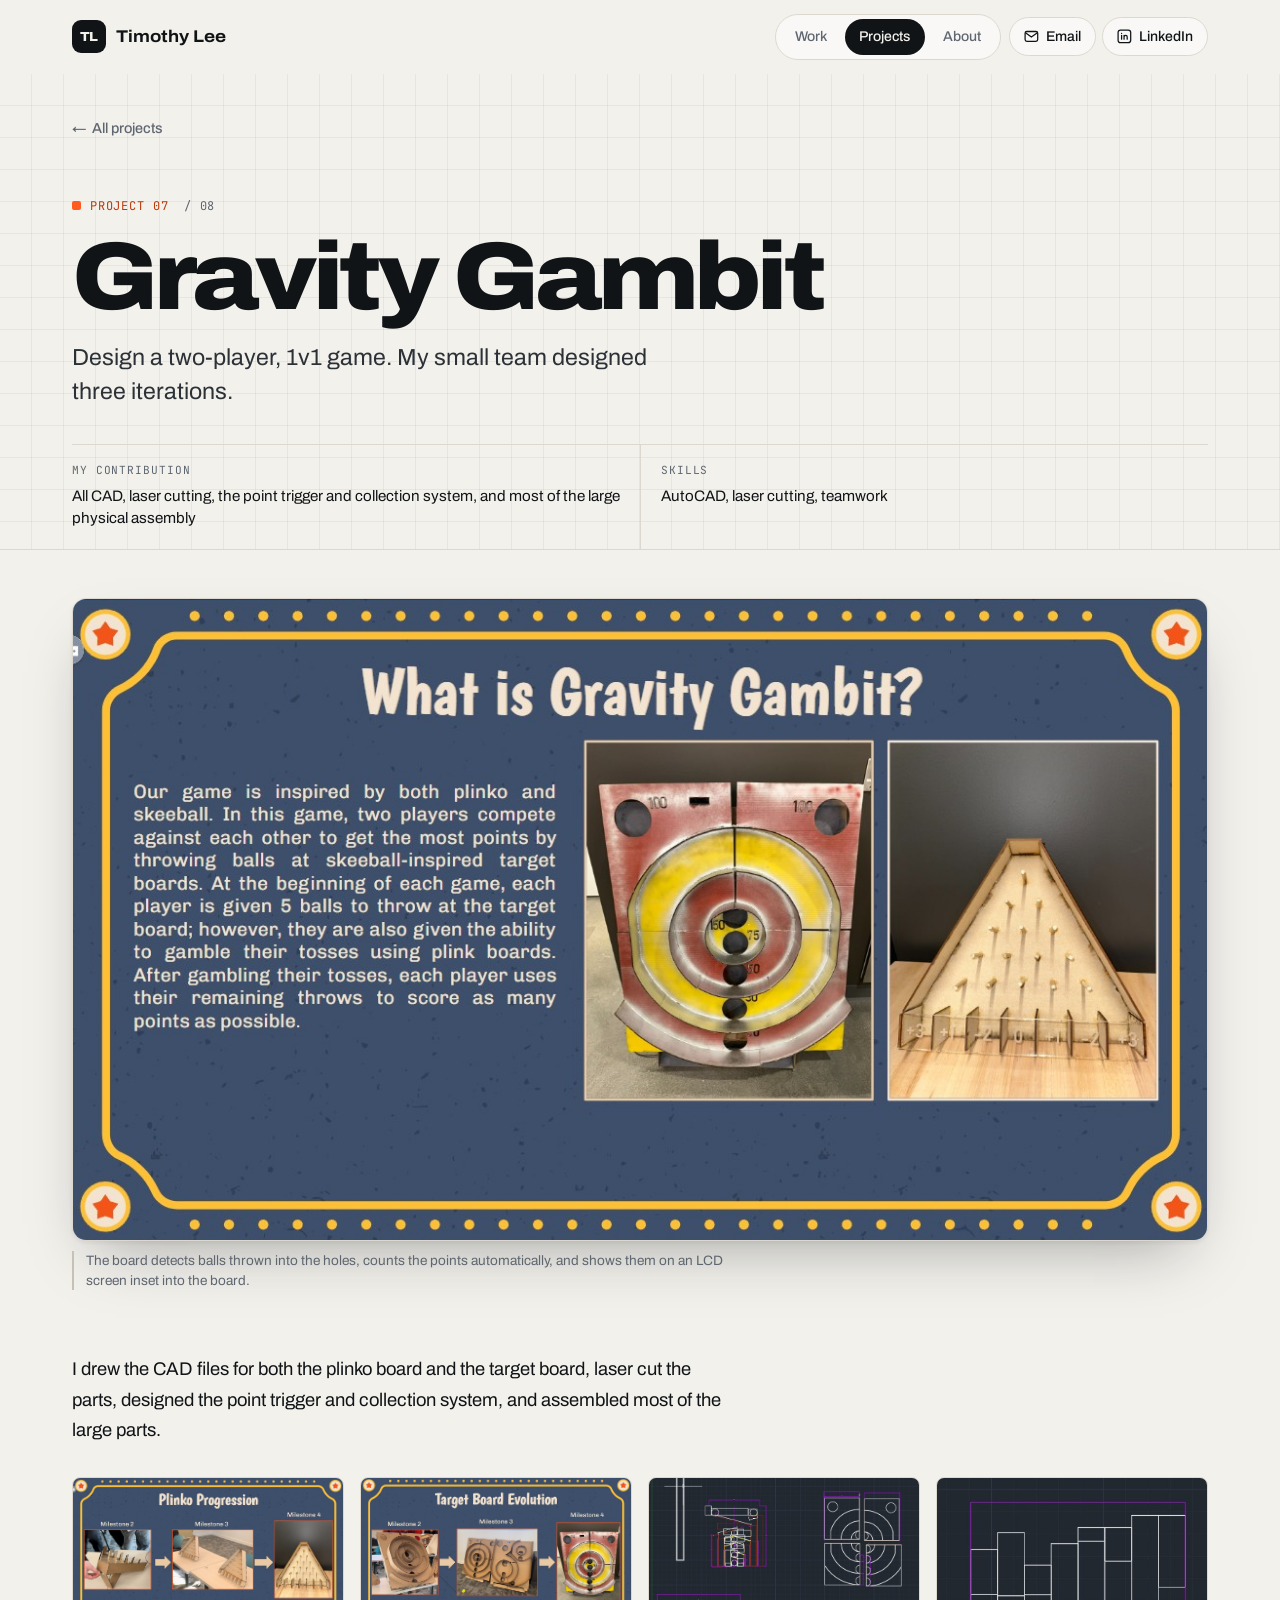
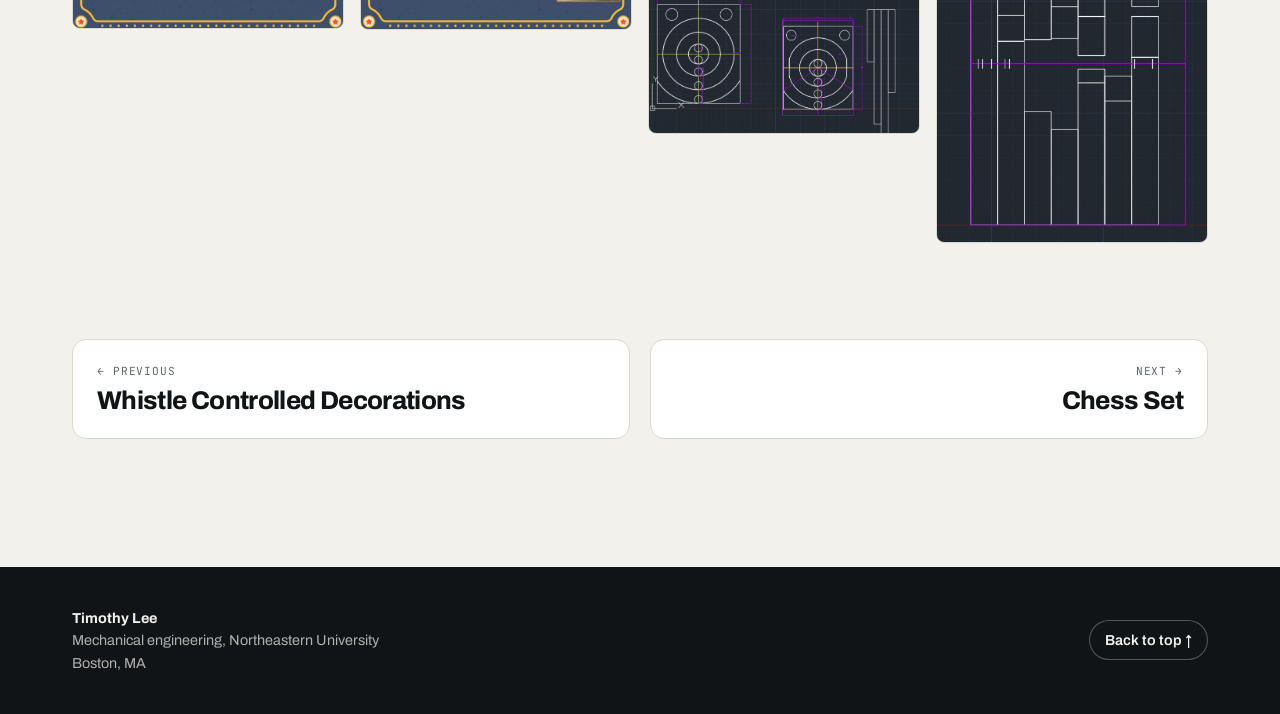
<file: gravity-gambit-game.html>
<!DOCTYPE html>
<html lang="en">
<head>
<meta charset="utf-8">
<meta name="viewport" content="width=device-width, initial-scale=1">
<title>Gravity Gambit | Timothy Lee</title>
<meta name="description" content="Design a two-player, 1v1 game. My small team designed three iterations.">
<meta name="theme-color" content="#F3F1EC" media="(prefers-color-scheme: light)">
<meta name="theme-color" content="#0D1013" media="(prefers-color-scheme: dark)">
<link rel="icon" href="data:image/svg+xml,%3Csvg xmlns='http://www.w3.org/2000/svg' viewBox='0 0 64 64'%3E%3Crect width='64' height='64' rx='14' fill='%23FF5A1F'/%3E%3Ctext x='32' y='43' font-family='Arial,sans-serif' font-size='30' font-weight='800' text-anchor='middle' fill='%23111417'%3ETL%3C/text%3E%3C/svg%3E">
<link rel="preconnect" href="https://fonts.googleapis.com">
<link rel="preconnect" href="https://fonts.gstatic.com" crossorigin>
<link href="https://fonts.googleapis.com/css2?family=Archivo:wdth,wght@62..125,100..900&family=JetBrains+Mono:wght@400;500&display=swap" rel="stylesheet">
<link rel="stylesheet" href="style.css">
<script>document.documentElement.classList.add('js')</script>
<script defer src="https://cloud.umami.is/script.js" data-website-id="2ed9bc1a-4ee3-46d4-aca5-d03093c6ba17" data-domains="timothylee446-pixel.github.io"></script>
</head>
<body id="top">
<a class="skip" href="#main">Skip to content</a>
<header class="top"><div class="top-in">
  <a class="brand" href="index.html"><span class="mark" aria-hidden="true">TL</span><span class="brand-name">Timothy Lee</span></a>
  <div class="top-right"><nav aria-label="Main"><a href="index.html#work">Work</a><a href="projects.html" aria-current="page">Projects</a><a href="index.html#about">About</a></nav><span class="contact"><a href="mailto:lee.tim@northeastern.edu" title="lee.tim@northeastern.edu"><svg viewBox="0 0 24 24" aria-hidden="true"><rect x="3" y="5" width="18" height="14" rx="2.5"/><path d="m4 7 8 6 8-6"/></svg><span class="c-label">Email</span></a><a href="https://www.linkedin.com/in/timothy-lee-6a5a56290/" target="_blank" rel="noopener"><svg viewBox="0 0 24 24" aria-hidden="true"><rect x="3" y="3" width="18" height="18" rx="3.5"/><path d="M8 10.5V16M8 7.75v.01M11.5 16v-5.5M11.5 13c0-1.6 1-2.6 2.4-2.6 1.4 0 2.1.9 2.1 2.6V16"/></svg><span class="c-label">LinkedIn</span></a></span></div>
</div></header>
<main id="main">
<article class="project">
<header class="proj-head"><div class="wrap">
<a class="back" href="projects.html"><span aria-hidden="true">←</span> All projects</a>
<p class="kicker"><span>Project 07</span><span>/ 08</span></p>
<h1>Gravity Gambit</h1>
<p class="lede">Design a two-player, 1v1 game. My small team designed three iterations.</p>
<dl class="meta"><div><dt>My contribution</dt><dd>All CAD, laser cutting, the point trigger and collection system, and most of the large physical assembly</dd></div><div><dt>Skills</dt><dd>AutoCAD, laser cutting, teamwork</dd></div></dl>
</div></header>
<div class="wrap"><figure class="cover"><img src="images/gambit-hero.jpg" alt="The board detects balls thrown into the holes, counts the points automatically, and shows them on an LCD screen inset into the board." data-name="gambit-hero.jpg"><figcaption>The board detects balls thrown into the holes, counts the points automatically, and shows them on an LCD screen inset into the board.</figcaption></figure></div>
<div class="proj-body wrap">

<div class="prose">
<p>I drew the CAD files for both the plinko board and the target board, laser cut the parts, designed the point trigger and collection system, and assembled most of the large parts.</p>
<div class="gallery g3"><figure><img src="images/gambit-2.jpg" alt="" loading="lazy" data-name="gambit-2.jpg"></figure><figure><img src="images/gambit-3.jpg" alt="" loading="lazy" data-name="gambit-3.jpg"></figure><figure><img src="images/gambit-4.jpg" alt="" loading="lazy" data-name="gambit-4.jpg"></figure><figure><img src="images/gambit-5.jpg" alt="" loading="lazy" data-name="gambit-5.jpg"></figure></div>
</div>
</div>
<nav class="pager wrap" aria-label="More work"><a class="prev" href="whistle-controlled-decorations.html"><span>Previous</span><strong>Whistle Controlled Decorations</strong></a><a class="next" href="chess-set.html"><span>Next</span><strong>Chess Set</strong></a></nav>
</article>
</main>
<footer class="foot"><div class="wrap foot-in">
  <div class="foot-meta">
    <p><strong>Timothy Lee</strong><br>Mechanical engineering, Northeastern University<br>Boston, MA</p>
    <a class="totop" href="#top">Back to top <span aria-hidden="true">↑</span></a>
  </div>
</div></footer>
<script src="site.js"></script>
</body>
</html>
</file>
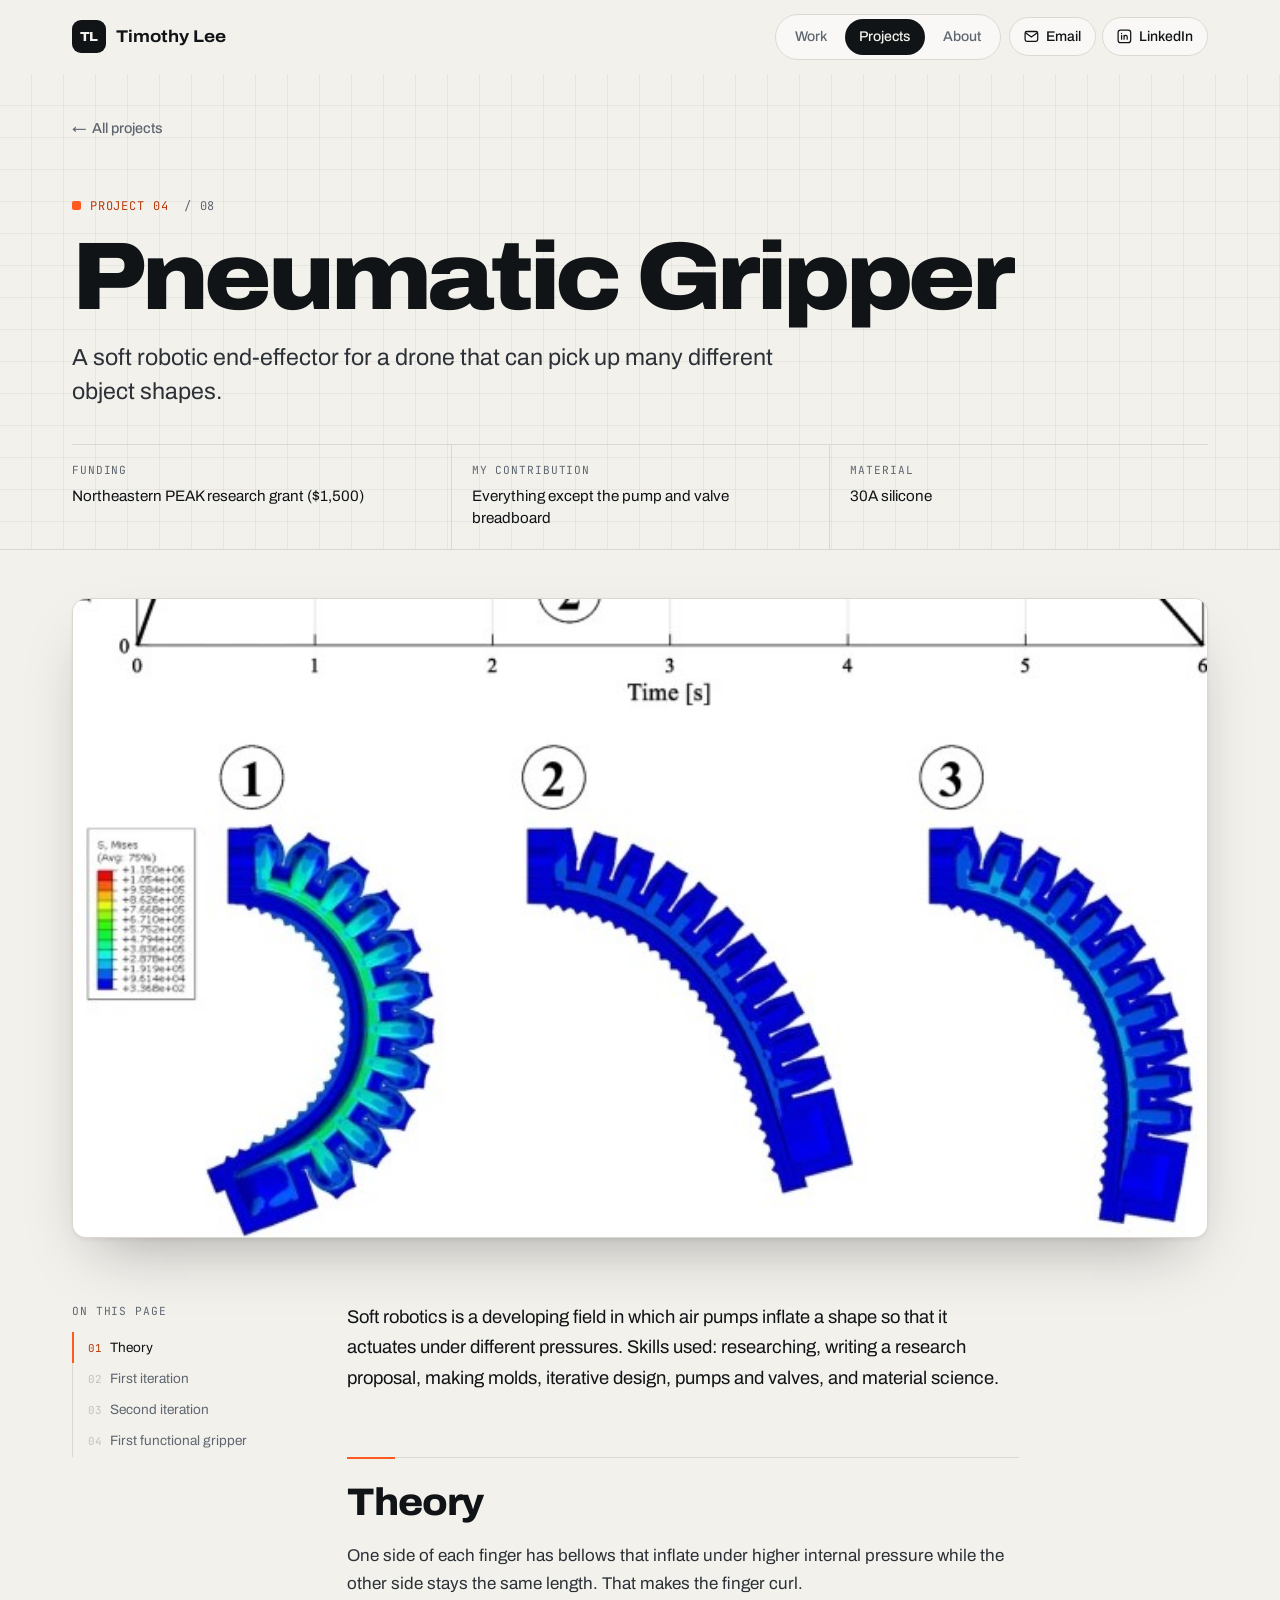
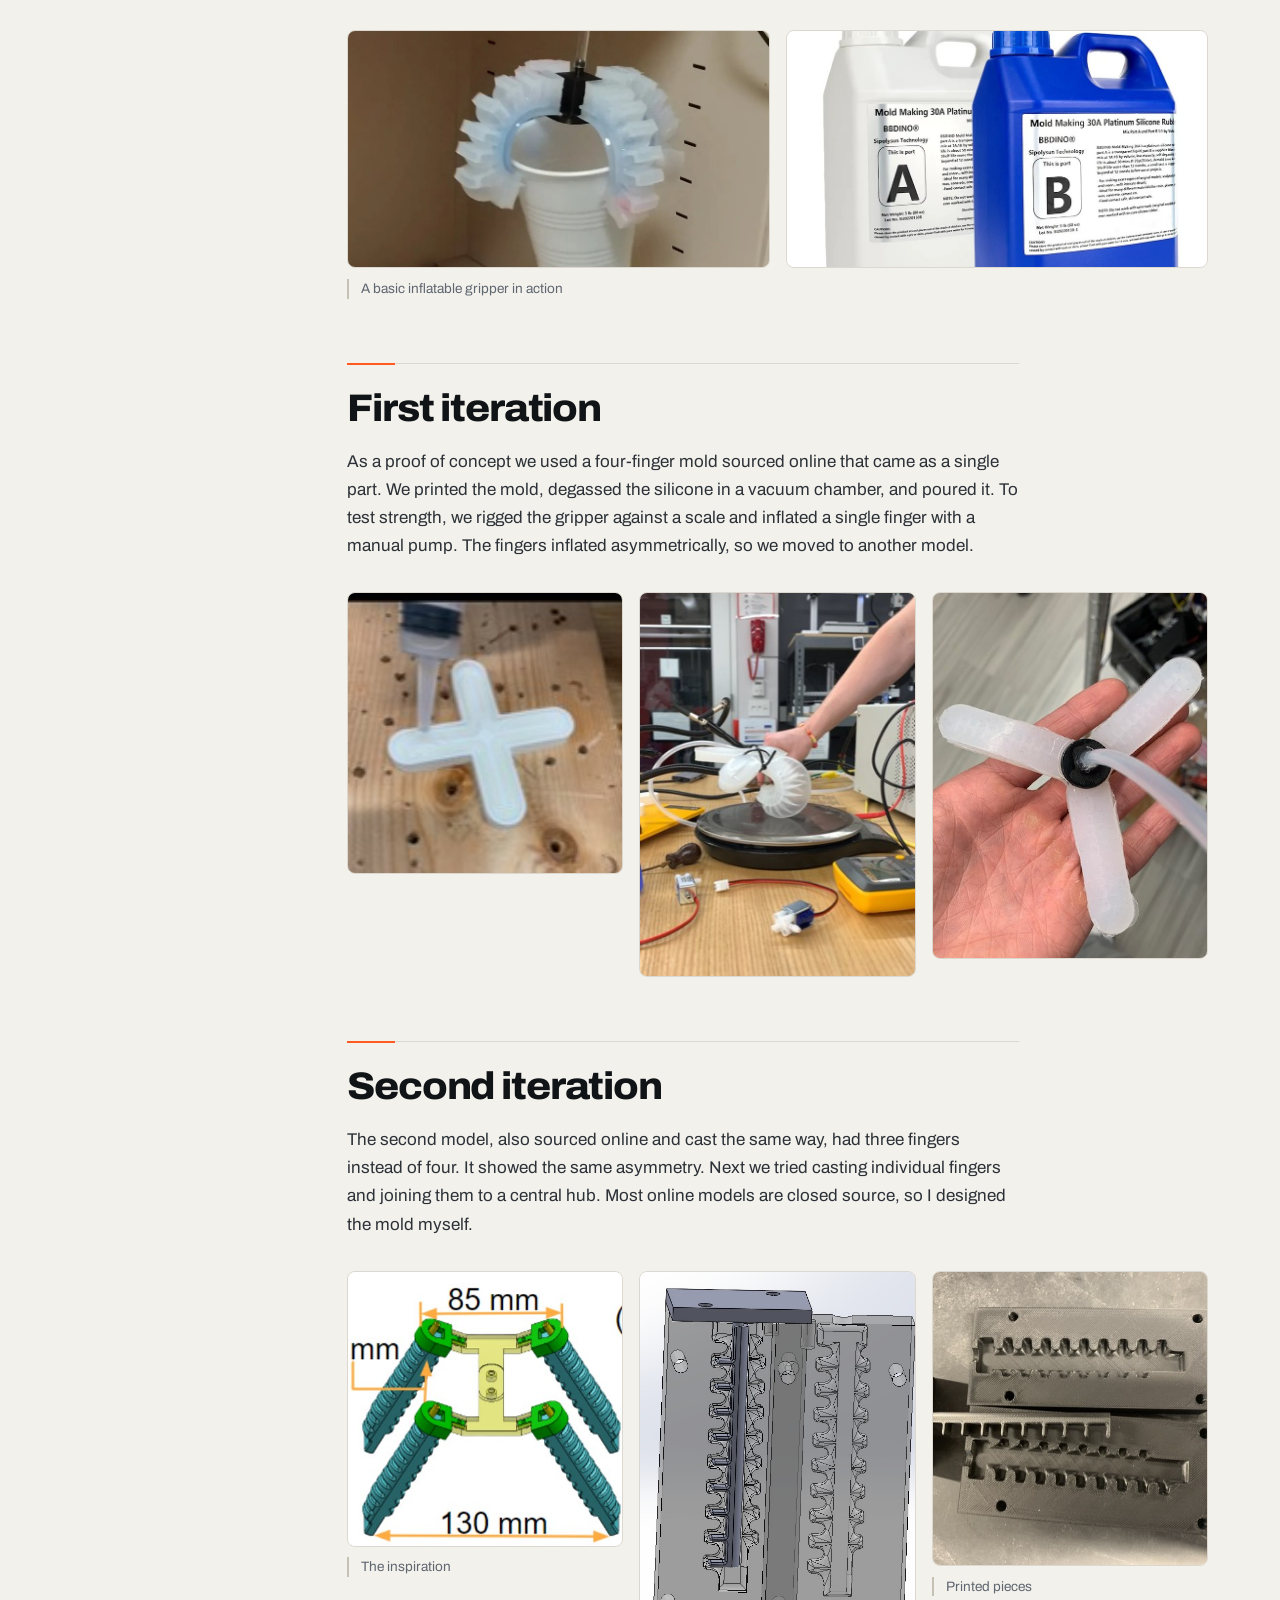
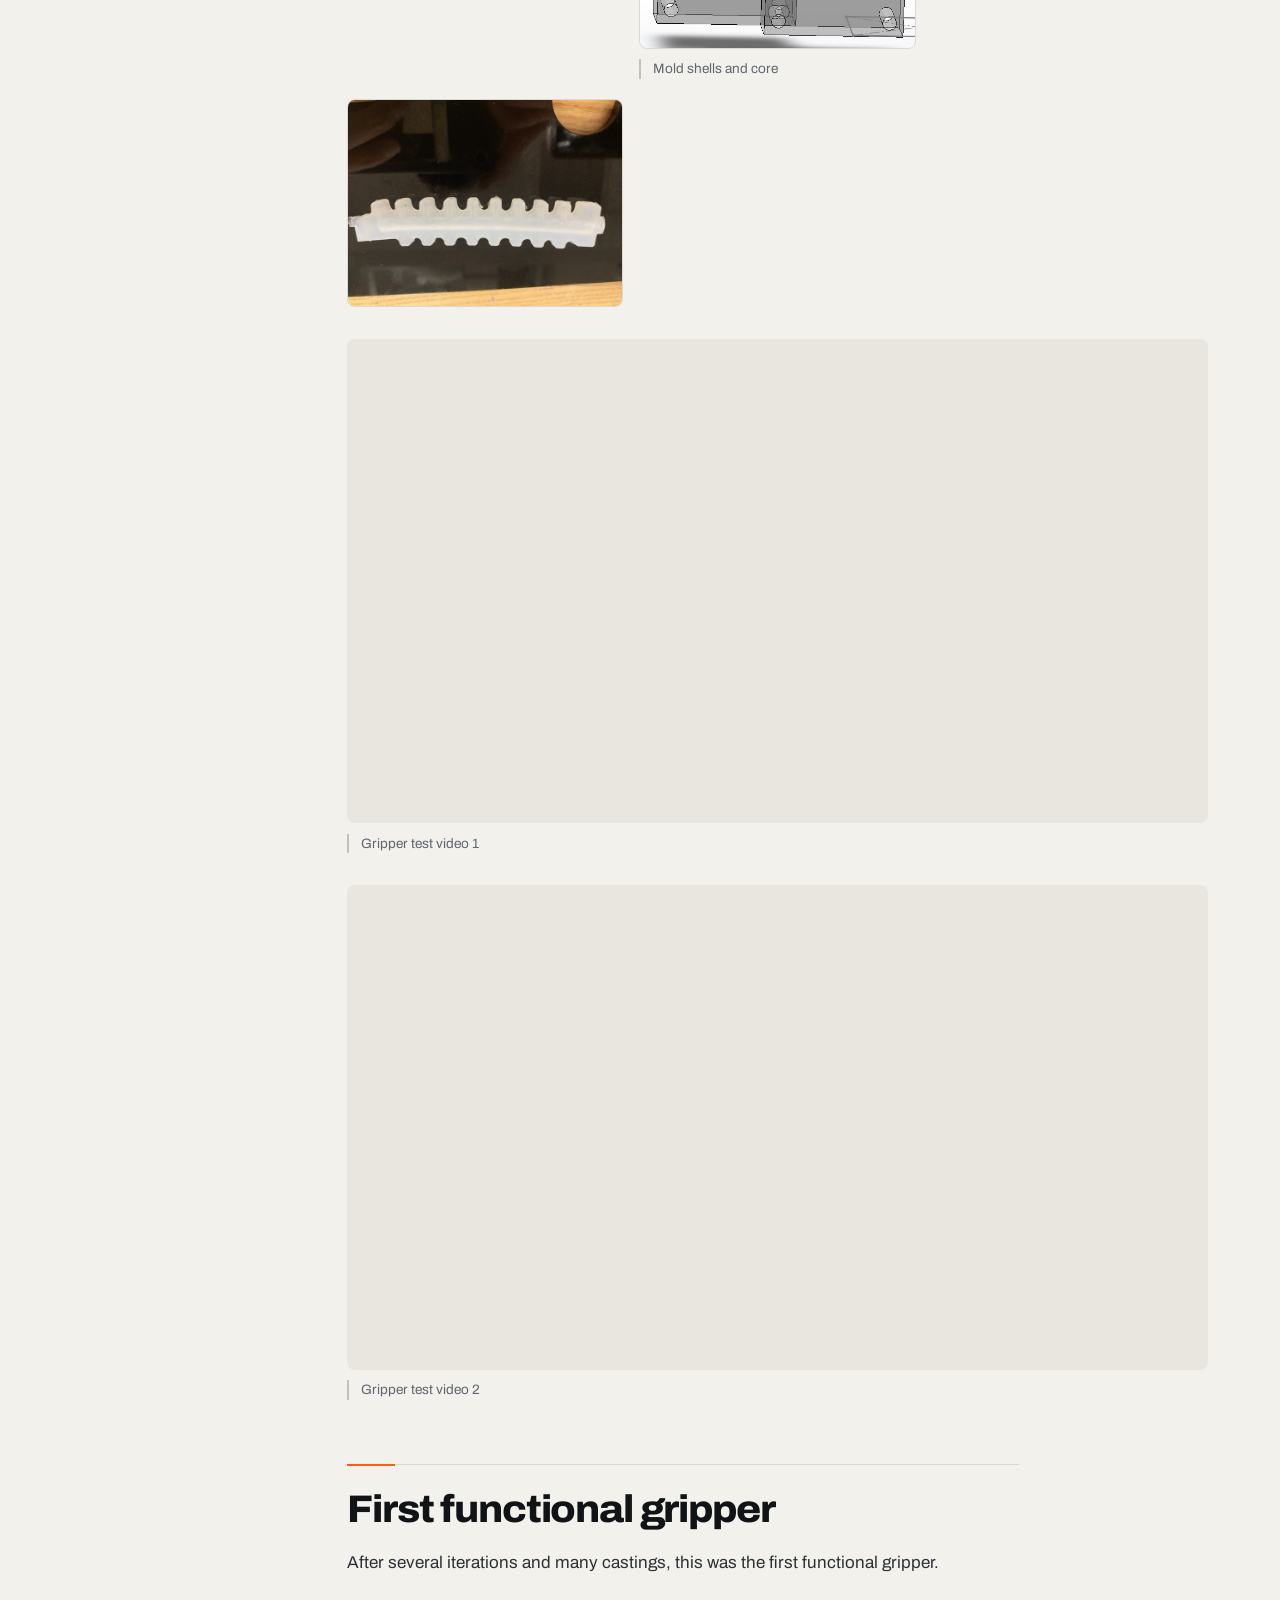
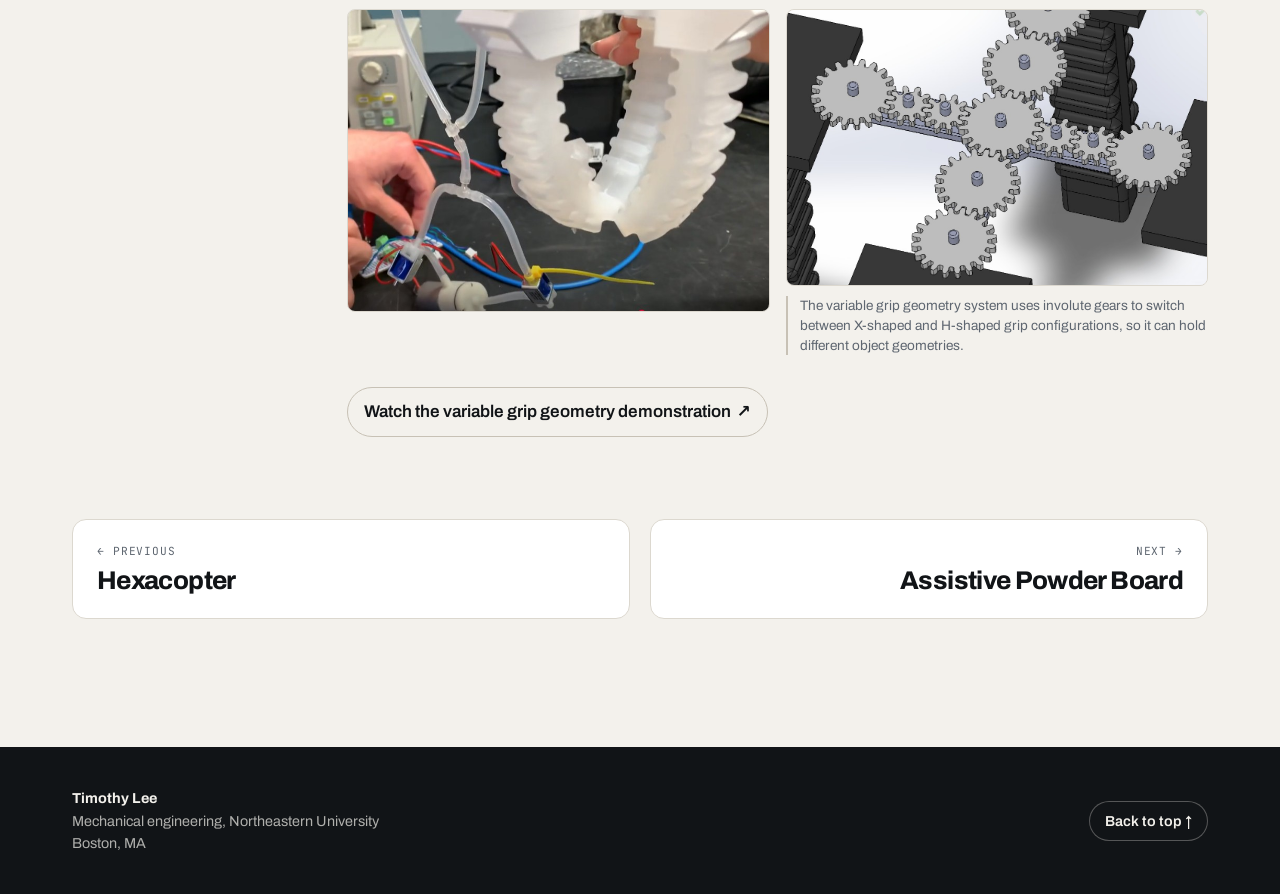
<file: pneumatic-gripper.html>
<!DOCTYPE html>
<html lang="en">
<head>
<meta charset="utf-8">
<meta name="viewport" content="width=device-width, initial-scale=1">
<title>Pneumatic Gripper | Timothy Lee</title>
<meta name="description" content="A soft robotic end-effector for a drone that can pick up many different object shapes.">
<meta name="theme-color" content="#F3F1EC" media="(prefers-color-scheme: light)">
<meta name="theme-color" content="#0D1013" media="(prefers-color-scheme: dark)">
<link rel="icon" href="data:image/svg+xml,%3Csvg xmlns='http://www.w3.org/2000/svg' viewBox='0 0 64 64'%3E%3Crect width='64' height='64' rx='14' fill='%23FF5A1F'/%3E%3Ctext x='32' y='43' font-family='Arial,sans-serif' font-size='30' font-weight='800' text-anchor='middle' fill='%23111417'%3ETL%3C/text%3E%3C/svg%3E">
<link rel="preconnect" href="https://fonts.googleapis.com">
<link rel="preconnect" href="https://fonts.gstatic.com" crossorigin>
<link href="https://fonts.googleapis.com/css2?family=Archivo:wdth,wght@62..125,100..900&family=JetBrains+Mono:wght@400;500&display=swap" rel="stylesheet">
<link rel="stylesheet" href="style.css">
<script>document.documentElement.classList.add('js')</script>
<script defer src="https://cloud.umami.is/script.js" data-website-id="2ed9bc1a-4ee3-46d4-aca5-d03093c6ba17" data-domains="timothylee446-pixel.github.io"></script>
</head>
<body id="top">
<a class="skip" href="#main">Skip to content</a>
<header class="top"><div class="top-in">
  <a class="brand" href="index.html"><span class="mark" aria-hidden="true">TL</span><span class="brand-name">Timothy Lee</span></a>
  <div class="top-right"><nav aria-label="Main"><a href="index.html#work">Work</a><a href="projects.html" aria-current="page">Projects</a><a href="index.html#about">About</a></nav><span class="contact"><a href="mailto:lee.tim@northeastern.edu" title="lee.tim@northeastern.edu"><svg viewBox="0 0 24 24" aria-hidden="true"><rect x="3" y="5" width="18" height="14" rx="2.5"/><path d="m4 7 8 6 8-6"/></svg><span class="c-label">Email</span></a><a href="https://www.linkedin.com/in/timothy-lee-6a5a56290/" target="_blank" rel="noopener"><svg viewBox="0 0 24 24" aria-hidden="true"><rect x="3" y="3" width="18" height="18" rx="3.5"/><path d="M8 10.5V16M8 7.75v.01M11.5 16v-5.5M11.5 13c0-1.6 1-2.6 2.4-2.6 1.4 0 2.1.9 2.1 2.6V16"/></svg><span class="c-label">LinkedIn</span></a></span></div>
</div></header>
<main id="main">
<article class="project">
<header class="proj-head"><div class="wrap">
<a class="back" href="projects.html"><span aria-hidden="true">←</span> All projects</a>
<p class="kicker"><span>Project 04</span><span>/ 08</span></p>
<h1>Pneumatic Gripper</h1>
<p class="lede">A soft robotic end-effector for a drone that can pick up many different object shapes.</p>
<dl class="meta"><div><dt>Funding</dt><dd>Northeastern PEAK research grant ($1,500)</dd></div><div><dt>My contribution</dt><dd>Everything except the pump and valve breadboard</dd></div><div><dt>Material</dt><dd>30A silicone</dd></div></dl>
</div></header>
<div class="wrap"><figure class="cover"><img src="images/gripper-hero.jpg" alt="" data-name="gripper-hero.jpg"></figure></div>
<div class="proj-body wrap has-toc">
<aside class="toc" aria-label="On this page"><p class="toc-h">On this page</p><ol><li><a href="#theory">Theory</a></li><li><a href="#first-iteration">First iteration</a></li><li><a href="#second-iteration">Second iteration</a></li><li><a href="#first-functional-gripper">First functional gripper</a></li></ol></aside>
<div class="prose">
<p>Soft robotics is a developing field in which air pumps inflate a shape so that it actuates under different pressures. Skills used: researching, writing a research proposal, making molds, iterative design, pumps and valves, and material science.</p>
<h2 id="theory">Theory</h2>
<p>One side of each finger has bellows that inflate under higher internal pressure while the other side stays the same length. That makes the finger curl.</p>
<div class="gallery g2"><figure><img src="images/gripper-theory-1.jpg" alt="A basic inflatable gripper in action" loading="lazy" data-name="gripper-theory-1.jpg"><figcaption>A basic inflatable gripper in action</figcaption></figure><figure><img src="images/gripper-theory-2.jpg" alt="" loading="lazy" data-name="gripper-theory-2.jpg"></figure></div>
<h2 id="first-iteration">First iteration</h2>
<p>As a proof of concept we used a four-finger mold sourced online that came as a single part. We printed the mold, degassed the silicone in a vacuum chamber, and poured it. To test strength, we rigged the gripper against a scale and inflated a single finger with a manual pump. The fingers inflated asymmetrically, so we moved to another model.</p>
<div class="gallery g3"><figure><img src="images/gripper-v1-1.jpg" alt="" loading="lazy" data-name="gripper-v1-1.jpg"></figure><figure><img src="images/gripper-v1-2.jpg" alt="" loading="lazy" data-name="gripper-v1-2.jpg"></figure><figure><img src="images/gripper-v1-3.jpg" alt="" loading="lazy" data-name="gripper-v1-3.jpg"></figure></div>
<h2 id="second-iteration">Second iteration</h2>
<p>The second model, also sourced online and cast the same way, had three fingers instead of four. It showed the same asymmetry. Next we tried casting individual fingers and joining them to a central hub. Most online models are closed source, so I designed the mold myself.</p>
<div class="gallery g3"><figure><img src="images/gripper-v2-inspiration.jpg" alt="The inspiration" loading="lazy" data-name="gripper-v2-inspiration.jpg"><figcaption>The inspiration</figcaption></figure><figure><img src="images/gripper-v2-mold.jpg" alt="Mold shells and core" loading="lazy" data-name="gripper-v2-mold.jpg"><figcaption>Mold shells and core</figcaption></figure><figure><img src="images/gripper-v2-printed.jpg" alt="Printed pieces" loading="lazy" data-name="gripper-v2-printed.jpg"><figcaption>Printed pieces</figcaption></figure><figure><img src="images/gripper-v2-cast.jpg" alt="" loading="lazy" data-name="gripper-v2-cast.jpg"></figure></div>
<figure class="embed"><iframe src="https://www.youtube.com/embed/cd79CXBYNtk" title="Gripper test video 1" loading="lazy" allowfullscreen></iframe><figcaption>Gripper test video 1</figcaption></figure>
<figure class="embed"><iframe src="https://www.youtube.com/embed/jf_uEUaGd-g" title="Gripper test video 2" loading="lazy" allowfullscreen></iframe><figcaption>Gripper test video 2</figcaption></figure>
<h2 id="first-functional-gripper">First functional gripper</h2>
<p>After several iterations and many castings, this was the first functional gripper.</p>
<div class="gallery g2"><figure><img src="images/gripper-final-1.jpg" alt="" loading="lazy" data-name="gripper-final-1.jpg"></figure><figure><img src="images/gripper-final-2.jpg" alt="The variable grip geometry system uses involute gears to switch between X-shaped and H-shaped grip configurations, so it can hold different object geometries." loading="lazy" data-name="gripper-final-2.jpg"><figcaption>The variable grip geometry system uses involute gears to switch between X-shaped and H-shaped grip configurations, so it can hold different object geometries.</figcaption></figure></div>
<p><a class="ext" href="https://www.youtube.com/shorts/UY0K_xbwRZg">Watch the variable grip geometry demonstration <span aria-hidden="true">↗</span></a></p>
</div>
</div>
<nav class="pager wrap" aria-label="More work"><a class="prev" href="hexacopter.html"><span>Previous</span><strong>Hexacopter</strong></a><a class="next" href="assistive-powder-board.html"><span>Next</span><strong>Assistive Powder Board</strong></a></nav>
</article>
</main>
<footer class="foot"><div class="wrap foot-in">
  <div class="foot-meta">
    <p><strong>Timothy Lee</strong><br>Mechanical engineering, Northeastern University<br>Boston, MA</p>
    <a class="totop" href="#top">Back to top <span aria-hidden="true">↑</span></a>
  </div>
</div></footer>
<script src="site.js"></script>
</body>
</html>
</file>
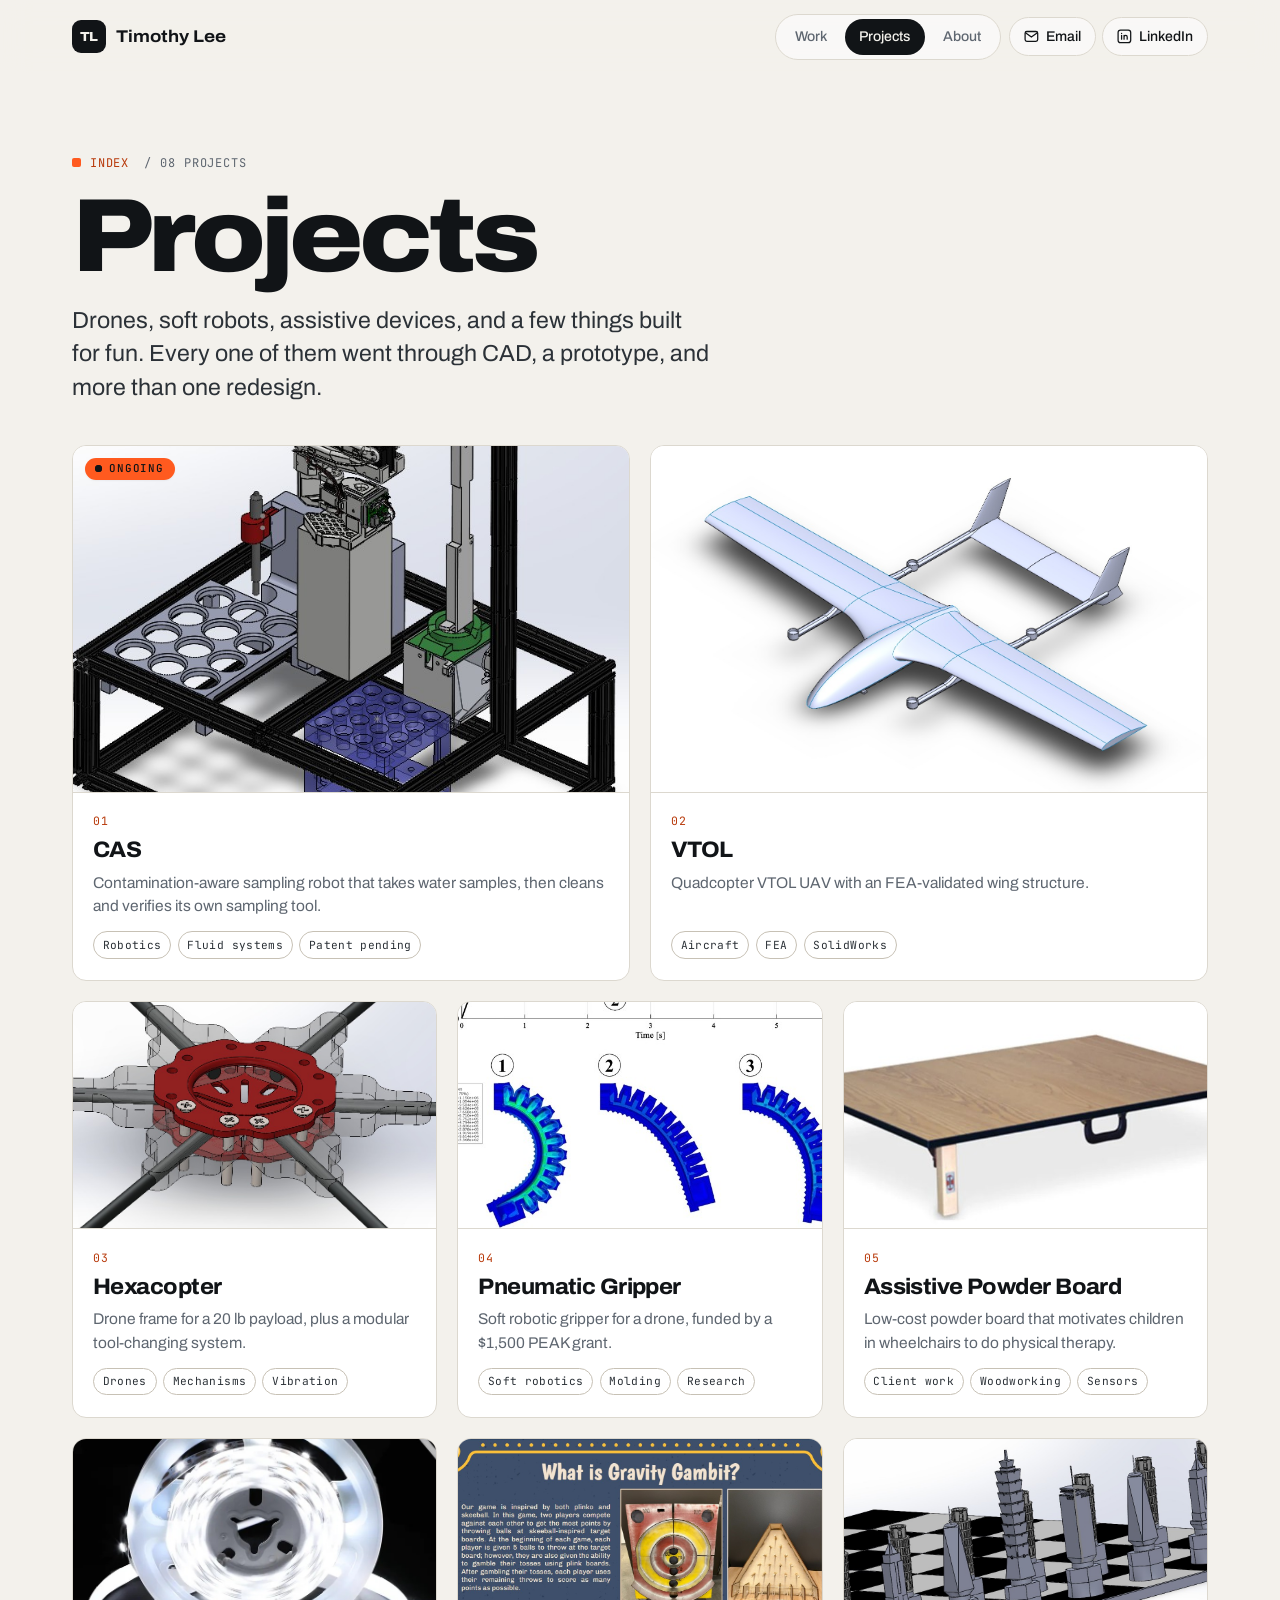
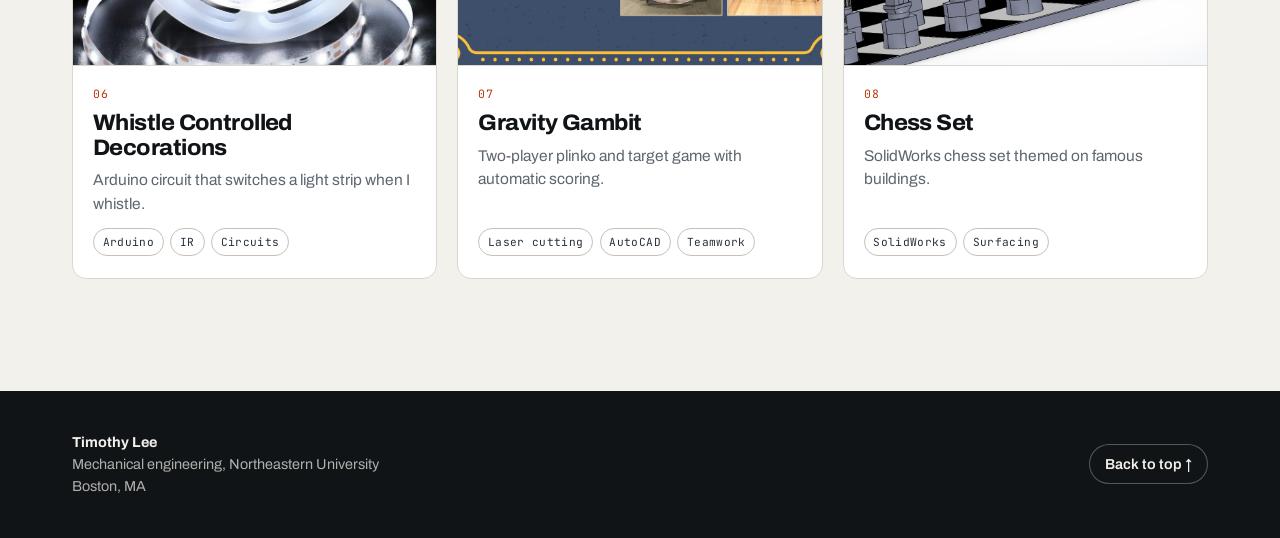
<file: projects.html>
<!DOCTYPE html>
<html lang="en">
<head>
<meta charset="utf-8">
<meta name="viewport" content="width=device-width, initial-scale=1">
<title>Projects | Timothy Lee</title>
<meta name="description" content="Mechanical, robotics, and electronics projects by Timothy Lee.">
<meta name="theme-color" content="#F3F1EC" media="(prefers-color-scheme: light)">
<meta name="theme-color" content="#0D1013" media="(prefers-color-scheme: dark)">
<link rel="icon" href="data:image/svg+xml,%3Csvg xmlns='http://www.w3.org/2000/svg' viewBox='0 0 64 64'%3E%3Crect width='64' height='64' rx='14' fill='%23FF5A1F'/%3E%3Ctext x='32' y='43' font-family='Arial,sans-serif' font-size='30' font-weight='800' text-anchor='middle' fill='%23111417'%3ETL%3C/text%3E%3C/svg%3E">
<link rel="preconnect" href="https://fonts.googleapis.com">
<link rel="preconnect" href="https://fonts.gstatic.com" crossorigin>
<link href="https://fonts.googleapis.com/css2?family=Archivo:wdth,wght@62..125,100..900&family=JetBrains+Mono:wght@400;500&display=swap" rel="stylesheet">
<link rel="stylesheet" href="style.css">
<script>document.documentElement.classList.add('js')</script>
<script defer src="https://cloud.umami.is/script.js" data-website-id="2ed9bc1a-4ee3-46d4-aca5-d03093c6ba17" data-domains="timothylee446-pixel.github.io"></script>
</head>
<body id="top">
<a class="skip" href="#main">Skip to content</a>
<header class="top"><div class="top-in">
  <a class="brand" href="index.html"><span class="mark" aria-hidden="true">TL</span><span class="brand-name">Timothy Lee</span></a>
  <div class="top-right"><nav aria-label="Main"><a href="index.html#work">Work</a><a href="projects.html" aria-current="page">Projects</a><a href="index.html#about">About</a></nav><span class="contact"><a href="mailto:lee.tim@northeastern.edu" title="lee.tim@northeastern.edu"><svg viewBox="0 0 24 24" aria-hidden="true"><rect x="3" y="5" width="18" height="14" rx="2.5"/><path d="m4 7 8 6 8-6"/></svg><span class="c-label">Email</span></a><a href="https://www.linkedin.com/in/timothy-lee-6a5a56290/" target="_blank" rel="noopener"><svg viewBox="0 0 24 24" aria-hidden="true"><rect x="3" y="3" width="18" height="18" rx="3.5"/><path d="M8 10.5V16M8 7.75v.01M11.5 16v-5.5M11.5 13c0-1.6 1-2.6 2.4-2.6 1.4 0 2.1.9 2.1 2.6V16"/></svg><span class="c-label">LinkedIn</span></a></span></div>
</div></header>
<main id="main">
<section class="list-page wrap">
<p class="kicker"><span>Index</span><span>/ 08 projects</span></p>
<h1>Projects</h1>
<p class="lede">Drones, soft robots, assistive devices, and a few things built for fun. Every one of them went through CAD, a prototype, and more than one redesign.</p>
<div class="cards"><a class="card" href="cas.html">
  <span class="card-media"><img src="images/cas-cad.jpg" alt="" loading="lazy" data-thumb><span class="badge"><span class="pulse" aria-hidden="true"></span>Ongoing</span></span>
  <span class="card-body"><span class="card-num">01</span><span class="card-t">CAS</span><span class="card-d">Contamination-aware sampling robot that takes water samples, then cleans and verifies its own sampling tool.</span><span class="tags"><span>Robotics</span><span>Fluid systems</span><span>Patent pending</span></span></span>
</a><a class="card" href="vtol.html">
  <span class="card-media"><img src="images/vtol-hero.jpg" alt="" loading="lazy" data-thumb></span>
  <span class="card-body"><span class="card-num">02</span><span class="card-t">VTOL</span><span class="card-d">Quadcopter VTOL UAV with an FEA-validated wing structure.</span><span class="tags"><span>Aircraft</span><span>FEA</span><span>SolidWorks</span></span></span>
</a><a class="card" href="hexacopter.html">
  <span class="card-media"><img src="images/hexa-hero.jpg" alt="" loading="lazy" data-thumb></span>
  <span class="card-body"><span class="card-num">03</span><span class="card-t">Hexacopter</span><span class="card-d">Drone frame for a 20 lb payload, plus a modular tool-changing system.</span><span class="tags"><span>Drones</span><span>Mechanisms</span><span>Vibration</span></span></span>
</a><a class="card" href="pneumatic-gripper.html">
  <span class="card-media"><img src="images/gripper-hero.jpg" alt="" loading="lazy" data-thumb></span>
  <span class="card-body"><span class="card-num">04</span><span class="card-t">Pneumatic Gripper</span><span class="card-d">Soft robotic gripper for a drone, funded by a $1,500 PEAK grant.</span><span class="tags"><span>Soft robotics</span><span>Molding</span><span>Research</span></span></span>
</a><a class="card" href="assistive-powder-board.html">
  <span class="card-media"><img src="images/powder-hero.jpg" alt="" loading="lazy" data-thumb></span>
  <span class="card-body"><span class="card-num">05</span><span class="card-t">Assistive Powder Board</span><span class="card-d">Low-cost powder board that motivates children in wheelchairs to do physical therapy.</span><span class="tags"><span>Client work</span><span>Woodworking</span><span>Sensors</span></span></span>
</a><a class="card" href="whistle-controlled-decorations.html">
  <span class="card-media"><img src="images/whistle-hero.jpg" alt="" loading="lazy" data-thumb></span>
  <span class="card-body"><span class="card-num">06</span><span class="card-t">Whistle Controlled Decorations</span><span class="card-d">Arduino circuit that switches a light strip when I whistle.</span><span class="tags"><span>Arduino</span><span>IR</span><span>Circuits</span></span></span>
</a><a class="card" href="gravity-gambit-game.html">
  <span class="card-media"><img src="images/gambit-hero.jpg" alt="" loading="lazy" data-thumb></span>
  <span class="card-body"><span class="card-num">07</span><span class="card-t">Gravity Gambit</span><span class="card-d">Two-player plinko and target game with automatic scoring.</span><span class="tags"><span>Laser cutting</span><span>AutoCAD</span><span>Teamwork</span></span></span>
</a><a class="card" href="chess-set.html">
  <span class="card-media"><img src="images/chess-hero-1.jpg" alt="" loading="lazy" data-thumb></span>
  <span class="card-body"><span class="card-num">08</span><span class="card-t">Chess Set</span><span class="card-d">SolidWorks chess set themed on famous buildings.</span><span class="tags"><span>SolidWorks</span><span>Surfacing</span></span></span>
</a></div>
</section>
</main>
<footer class="foot"><div class="wrap foot-in">
  <div class="foot-meta">
    <p><strong>Timothy Lee</strong><br>Mechanical engineering, Northeastern University<br>Boston, MA</p>
    <a class="totop" href="#top">Back to top <span aria-hidden="true">↑</span></a>
  </div>
</div></footer>
<script src="site.js"></script>
</body>
</html>
</file>
<file: style.css>
/* ---------- tokens ---------- */
:root{
  --bg:#F3F1EC; --surface:#FFFFFF; --sunk:#E9E6DF;
  --ink:#111417; --ink-2:#2B3137; --muted:#5E6670;
  --line:#DCD8CF; --line-2:#C7C1B5;
  --accent:#FF5A1F; --accent-ink:#B83A0B; --accent-soft:#FFE4D6; --on-accent:#111417;
  --grid:rgba(17,20,23,.055); --foot-bg:#111417; --foot-ink:#F3F1EC;
  --shadow:0 1px 2px rgba(17,20,23,.05),0 10px 30px -14px rgba(17,20,23,.22);
  --shadow-lg:0 2px 4px rgba(17,20,23,.06),0 28px 60px -24px rgba(17,20,23,.35);
  --sans:"Archivo",system-ui,-apple-system,"Segoe UI",Roboto,sans-serif;
  --mono:"JetBrains Mono",ui-monospace,SFMono-Regular,Menlo,Consolas,monospace;
  --wrap:76rem; --gutter:clamp(1rem,4vw,2.5rem); --r:14px; --r-sm:8px;
  --ease:cubic-bezier(.2,.7,.2,1);
  color-scheme:light;
}
@media (prefers-color-scheme:dark){
  :root{
    --bg:#0D1013; --surface:#151A1F; --sunk:#11151A;
    --ink:#ECEEF0; --ink-2:#C9CED3; --muted:#98A1AB;
    --line:#232A31; --line-2:#333C46;
    --accent:#FF6A33; --accent-ink:#FF8D60; --accent-soft:#2E1A12; --on-accent:#111417;
    --grid:rgba(236,238,240,.045); --foot-bg:#07090B; --foot-ink:#ECEEF0;
    --shadow:0 1px 2px rgba(0,0,0,.4),0 12px 32px -16px rgba(0,0,0,.8);
    --shadow-lg:0 2px 4px rgba(0,0,0,.4),0 30px 70px -26px rgba(0,0,0,.9);
    color-scheme:dark;
  }
}

/* ---------- base ---------- */
*,*::before,*::after{box-sizing:border-box}
html{scroll-behavior:smooth;scroll-padding-top:5.5rem;-webkit-text-size-adjust:100%}
body{margin:0;background:var(--bg);color:var(--ink);font-family:var(--sans);font-size:1.0625rem;line-height:1.65;
  font-variation-settings:"wdth" 100;-webkit-font-smoothing:antialiased;text-rendering:optimizeLegibility;overflow-x:hidden}
img,video,iframe{max-width:100%}
a{color:var(--accent-ink);text-decoration-thickness:1px;text-underline-offset:3px}
a:hover{text-decoration-thickness:2px}
:focus-visible{outline:2px solid var(--accent);outline-offset:3px;border-radius:4px}
::selection{background:var(--accent);color:var(--on-accent)}
h1,h2,h3{margin:0;line-height:1.05;letter-spacing:-.02em;text-wrap:balance}
p{text-wrap:pretty}
.wrap{max-width:var(--wrap);margin-inline:auto;padding-inline:var(--gutter)}
.skip{position:absolute;left:-999px;top:.5rem;z-index:100;background:var(--ink);color:var(--bg);padding:.5rem .9rem;border-radius:var(--r-sm)}
.skip:focus{left:.5rem}

.kicker{display:flex;flex-wrap:wrap;gap:.35rem .9rem;margin:0 0 1rem;font-family:var(--mono);font-size:.75rem;letter-spacing:.08em;text-transform:uppercase;color:var(--muted)}
.kicker>span:first-child{color:var(--accent-ink)}
.kicker>span:first-child::before{content:"";display:inline-block;width:.55rem;height:.55rem;margin-right:.55rem;background:var(--accent);border-radius:2px;vertical-align:.02rem}

.tags{display:flex;flex-wrap:wrap;gap:.4rem}
.tags span{font-family:var(--mono);font-size:.7rem;letter-spacing:.03em;padding:.22rem .55rem;border:1px solid var(--line-2);border-radius:999px;color:var(--ink-2);background:color-mix(in srgb,var(--surface) 60%,transparent)}

/* ---------- header ---------- */
.top{position:sticky;top:0;z-index:50;background:color-mix(in srgb,var(--bg) 82%,transparent);
  backdrop-filter:saturate(1.4) blur(14px);-webkit-backdrop-filter:saturate(1.4) blur(14px);
  border-bottom:1px solid transparent;transition:border-color .2s}
.top.scrolled{border-bottom-color:var(--line)}
.top-in{display:flex;align-items:center;justify-content:space-between;gap:1rem;max-width:var(--wrap);margin:0 auto;padding:.85rem var(--gutter)}
.brand{display:flex;align-items:center;gap:.65rem;color:var(--ink);text-decoration:none;font-weight:700;font-variation-settings:"wdth" 110}
.mark{display:grid;place-items:center;width:2.1rem;height:2.1rem;border-radius:9px;background:var(--ink);color:var(--bg);
  font-size:.82rem;font-weight:800;letter-spacing:-.02em;transition:background .25s var(--ease),transform .25s var(--ease)}
.brand:hover .mark{background:var(--accent);color:var(--on-accent);transform:rotate(-8deg)}
.top-right{display:flex;align-items:center;gap:.5rem}
.contact{display:flex;gap:.35rem}
.contact a{display:inline-flex;align-items:center;gap:.4rem;height:2.4rem;padding:0 .85rem;border:1px solid var(--line);border-radius:999px;color:var(--ink);text-decoration:none;font-size:.88rem;font-weight:500;
  background:color-mix(in srgb,var(--surface) 55%,transparent);transition:background .15s,border-color .15s,color .15s}
.contact a:hover{background:var(--accent);border-color:var(--accent);color:var(--on-accent)}
.contact svg{width:1.05rem;height:1.05rem;fill:none;stroke:currentColor;stroke-width:1.8;stroke-linecap:round;stroke-linejoin:round}
@media (max-width:52rem){.contact .c-label{display:none}.contact a{width:2.4rem;padding:0;justify-content:center}}
@media (max-width:30rem){.top-right{gap:.3rem}.contact{gap:.25rem}.contact a{width:2.2rem;height:2.2rem}}
nav[aria-label="Main"]{display:flex;gap:.25rem;padding:.25rem;border:1px solid var(--line);border-radius:999px;background:color-mix(in srgb,var(--surface) 55%,transparent)}
nav[aria-label="Main"] a{font-size:.88rem;font-weight:500;color:var(--muted);text-decoration:none;padding:.4rem .9rem;border-radius:999px;transition:color .15s,background .15s}
nav[aria-label="Main"] a:hover{color:var(--ink);background:var(--sunk)}
nav[aria-label="Main"] a[aria-current="page"]{color:var(--bg);background:var(--ink)}
@media (max-width:30rem){.brand-name{display:none}nav[aria-label="Main"] a{padding:.4rem .75rem}}

/* ---------- buttons ---------- */
.btn{display:inline-flex;align-items:center;gap:.5rem;padding:.8rem 1.25rem;border-radius:999px;background:var(--ink);color:var(--bg);
  font-weight:600;font-size:.95rem;text-decoration:none;transition:transform .2s var(--ease),background .2s,box-shadow .2s}
.btn:hover{background:var(--accent);color:var(--on-accent);transform:translateY(-2px);box-shadow:var(--shadow)}
.btn.ghost{background:transparent;color:var(--ink);box-shadow:inset 0 0 0 1px var(--line-2)}
.btn.ghost:hover{background:var(--surface);box-shadow:inset 0 0 0 1px var(--ink),var(--shadow)}

/* ---------- hero ---------- */
.hero{position:relative;overflow:hidden;border-bottom:1px solid var(--line);
  background-image:linear-gradient(var(--grid) 1px,transparent 1px),linear-gradient(90deg,var(--grid) 1px,transparent 1px);
  background-size:32px 32px;background-position:-1px -1px}
.hero::after{content:"";position:absolute;inset:auto 0 0 0;height:40%;background:linear-gradient(transparent,var(--bg));pointer-events:none}
.hero-in{position:relative;z-index:1;display:grid;grid-template-columns:1.05fr 1fr;gap:clamp(2rem,5vw,4.5rem);align-items:center;padding-block:clamp(3rem,8vw,6.5rem) clamp(3rem,7vw,5.5rem)}
.hero h1{font-size:clamp(3.6rem,10.5vw,8.6rem);font-weight:850;line-height:.86;letter-spacing:-.045em;font-variation-settings:"wdth" 112;margin:.25rem 0 1.5rem}
.hero .dot{color:var(--accent)}
.hero-sub{font-size:clamp(1.1rem,1.8vw,1.35rem);line-height:1.5;color:var(--ink-2);max-width:31rem;margin:0 0 2rem}
.cta{display:flex;flex-wrap:wrap;gap:.75rem;margin:0}
.hero-art{display:grid;grid-template-columns:1fr 1fr;grid-template-rows:auto auto;gap:.9rem}
.hf{margin:0;position:relative;border-radius:var(--r);overflow:hidden;background:var(--surface);box-shadow:var(--shadow-lg);border:1px solid var(--line)}
.hf img{display:block;width:100%;height:100%;object-fit:cover;transition:transform .8s var(--ease)}
.hf:hover img{transform:scale(1.04)}
.hf1{grid-column:1/-1;aspect-ratio:16/9}
.hf2,.hf3{aspect-ratio:4/3}
.hf figcaption{position:absolute;left:.6rem;bottom:.6rem;display:flex;gap:.5rem;align-items:center;padding:.3rem .6rem;border-radius:999px;
  background:color-mix(in srgb,var(--bg) 86%,transparent);backdrop-filter:blur(8px);-webkit-backdrop-filter:blur(8px);
  font-family:var(--mono);font-size:.68rem;letter-spacing:.04em;color:var(--ink)}
.hf figcaption span{color:var(--accent-ink)}
.hf.thumb-missing{background:var(--sunk)}
@media (min-width:56rem){
  .hf1{transform:rotate(-1.2deg)}
  .hf2{transform:translateY(.5rem) rotate(1.4deg)}
  .hf3{transform:translateY(-.25rem) rotate(-.6deg)}
}
@media (max-width:56rem){.hero-in{grid-template-columns:1fr}}
@media (max-width:36rem){.hf2 figcaption,.hf3 figcaption{display:none}}

/* ---------- stats ---------- */
.stats-band{border-bottom:1px solid var(--line)}
.stats{display:grid;grid-template-columns:repeat(3,1fr);margin:0 auto;padding-block:0}
.stat{padding:1.6rem 1.25rem 1.7rem;border-left:1px solid var(--line)}
.stat:first-child{border-left:0;padding-left:0}
.stat dt{font-size:clamp(2rem,3.6vw,2.9rem);font-weight:800;letter-spacing:-.04em;line-height:1;font-variation-settings:"wdth" 108}
.stat dd{margin:.6rem 0 0;font-size:.88rem;line-height:1.45;color:var(--muted);max-width:19rem}
@media (max-width:40rem){
  .stats{grid-template-columns:1fr}
  .stat{border-left:0;padding-left:0}
  .stat+.stat{border-top:1px solid var(--line)}
}

/* ---------- sections ---------- */
.section{padding-block:clamp(4rem,9vw,7rem) 0}
.sec-head{display:flex;flex-wrap:wrap;align-items:flex-end;justify-content:space-between;gap:.5rem 2rem;margin-bottom:2rem;padding-bottom:1.25rem;border-bottom:1px solid var(--line)}
.sec-head .kicker{flex-basis:100%;margin:0}
.sec-head h2{font-size:clamp(2.4rem,6vw,4.25rem);font-weight:800;letter-spacing:-.04em;font-variation-settings:"wdth" 108}
.sec-link{font-weight:600;font-size:.95rem;color:var(--ink);text-decoration:none;padding-bottom:.4rem}
.sec-link:hover{color:var(--accent-ink)}

/* ---------- experience ---------- */
.xps{display:grid;grid-template-columns:1fr 1fr;gap:1.25rem}
.xp{display:flex;flex-direction:column;color:inherit;text-decoration:none;background:var(--surface);border:1px solid var(--line);border-radius:var(--r);overflow:hidden;
  transition:transform .35s var(--ease),box-shadow .35s var(--ease),border-color .35s}
.xp:hover{transform:translateY(-4px);box-shadow:var(--shadow-lg);border-color:var(--line-2)}
.xp-media{position:relative;display:block;aspect-ratio:16/8;overflow:hidden;background:var(--sunk);
  background-image:linear-gradient(var(--grid) 1px,transparent 1px),linear-gradient(90deg,var(--grid) 1px,transparent 1px);background-size:24px 24px}
.xp-media img{position:relative;z-index:1;display:block;width:100%;height:100%;object-fit:cover;transition:transform .8s var(--ease)}
.xp:hover .xp-media img{transform:scale(1.04)}
.xp-media.logo{background:#fff}
.xp-media.logo img{object-fit:contain;padding:clamp(1.75rem,5vw,3rem) clamp(2rem,8vw,5rem)}
.xp-media.logo .xp-mono{display:none}
.xp-mono{position:absolute;inset:0;display:grid;place-items:center;font-size:clamp(6rem,14vw,10rem);font-weight:900;letter-spacing:-.06em;color:var(--accent);opacity:.9;font-variation-settings:"wdth" 125}
.xp-body{display:flex;flex-direction:column;gap:.6rem;padding:1.5rem 1.5rem 1.6rem;flex:1}
.xp-t{font-size:clamp(1.8rem,3.4vw,2.5rem);font-weight:800;letter-spacing:-.035em;line-height:1;font-variation-settings:"wdth" 106}
.more{margin-top:auto;padding-top:.75rem;font-weight:600;font-size:.92rem;color:var(--ink)}
.more span{display:inline-block;transition:transform .25s var(--ease)}
.xp:hover .more{color:var(--accent-ink)}
.xp:hover .more span{transform:translateX(4px)}
@media (max-width:48rem){.xps{grid-template-columns:1fr}}

/* ---------- project cards ---------- */
.cards{display:grid;grid-template-columns:repeat(6,1fr);gap:1.25rem}
.card{grid-column:span 2;display:flex;flex-direction:column;color:inherit;text-decoration:none;background:var(--surface);border:1px solid var(--line);border-radius:var(--r);overflow:hidden;
  transition:transform .35s var(--ease),box-shadow .35s var(--ease),border-color .35s}
.card:nth-child(1),.card:nth-child(2){grid-column:span 3}
.card:hover{transform:translateY(-4px);box-shadow:var(--shadow-lg);border-color:var(--line-2)}
.card-media{position:relative;display:block;aspect-ratio:16/10;overflow:hidden;background:var(--sunk);border-bottom:1px solid var(--line);
  background-image:linear-gradient(var(--grid) 1px,transparent 1px),linear-gradient(90deg,var(--grid) 1px,transparent 1px);background-size:24px 24px}
.badge{display:inline-flex;align-items:center;gap:.45rem;padding:.3rem .7rem .3rem .6rem;border-radius:999px;background:var(--accent);color:var(--on-accent);
  font-family:var(--mono);font-size:.68rem;font-weight:500;letter-spacing:.08em;text-transform:uppercase;line-height:1.2}
.card-media .badge{position:absolute;top:.75rem;left:.75rem;z-index:1;box-shadow:var(--shadow)}
.kicker .badge{margin-left:.35rem;translate:0 -.1rem}
.pulse{position:relative;width:.45rem;height:.45rem;border-radius:999px;background:currentColor}
.pulse::after{content:"";position:absolute;inset:0;border-radius:inherit;background:currentColor;animation:pulse 1.8s ease-out infinite}
@keyframes pulse{from{transform:scale(1);opacity:.7}to{transform:scale(3);opacity:0}}
.card-media img{display:block;width:100%;height:100%;object-fit:cover;transition:transform .8s var(--ease)}
.card:hover .card-media img{transform:scale(1.05)}
.card-body{display:flex;flex-direction:column;gap:.5rem;padding:1.15rem 1.25rem 1.35rem;flex:1}
.card-num{font-family:var(--mono);font-size:.72rem;letter-spacing:.08em;text-transform:uppercase;color:var(--accent-ink)}
.card-t{font-size:1.4rem;font-weight:750;letter-spacing:-.025em;line-height:1.1;font-variation-settings:"wdth" 104}
.card-d{color:var(--muted);font-size:.97rem;line-height:1.5;margin-bottom:.35rem}
.card .tags{margin-top:auto}
@media (max-width:60rem){.cards{grid-template-columns:1fr 1fr}.card,.card:nth-child(n){grid-column:span 1}}
@media (max-width:36rem){.cards{grid-template-columns:1fr}}

/* ---------- about ---------- */
.about{padding-bottom:1rem}
.about-grid{display:flex;gap:clamp(2rem,5vw,4.5rem);align-items:flex-start}
.portrait{flex:0 0 clamp(14rem,26vw,20rem);margin:0;position:sticky;top:6rem}
.portrait img{display:block;width:100%;aspect-ratio:4/5;object-fit:cover;border-radius:var(--r);border:1px solid var(--line);box-shadow:var(--shadow-lg);background:var(--sunk)}
.portrait .missing{aspect-ratio:4/5}
.about-body{flex:1;max-width:46rem;margin-left:auto}
@media (max-width:48rem){.about-grid{flex-direction:column}.portrait{position:static;flex:none;width:min(100%,18rem)}}
.about-body p{margin:0 0 1.1rem;color:var(--ink-2)}
.about-lead{font-size:clamp(1.35rem,2.6vw,1.8rem);line-height:1.3;letter-spacing:-.015em;color:var(--ink) !important;font-weight:500}
.facts{margin:2.25rem 0 0;border-top:1px solid var(--line)}
.facts div{display:grid;grid-template-columns:9rem 1fr;gap:1rem;padding:1rem 0;border-bottom:1px solid var(--line)}
.facts dt{font-family:var(--mono);font-size:.75rem;letter-spacing:.06em;text-transform:uppercase;color:var(--muted);padding-top:.2rem}
.facts dd{margin:0}
@media (max-width:36rem){.facts div{grid-template-columns:1fr;gap:.5rem}}

/* ---------- list page ---------- */
.list-page{padding-block:clamp(3rem,7vw,5rem) 0}
.list-page h1{font-size:clamp(3rem,9vw,6.5rem);font-weight:850;letter-spacing:-.045em;line-height:.9;font-variation-settings:"wdth" 112}
.list-page .lede{max-width:40rem;margin:1.25rem 0 2.5rem}

/* ---------- project pages ---------- */
.progress{position:fixed;top:0;left:0;right:0;height:3px;z-index:60;background:var(--accent);transform-origin:0 50%;transform:scaleX(0);pointer-events:none}
.proj-head{border-bottom:1px solid var(--line);
  background-image:linear-gradient(var(--grid) 1px,transparent 1px),linear-gradient(90deg,var(--grid) 1px,transparent 1px);background-size:32px 32px;background-position:-1px -1px}
.proj-head .wrap{padding-block:clamp(1.5rem,4vw,2.5rem) 0}
.back{display:inline-flex;gap:.4rem;align-items:center;font-size:.9rem;font-weight:500;color:var(--muted);text-decoration:none;margin-bottom:clamp(2rem,6vw,3.5rem)}
.back:hover{color:var(--ink)}
.project h1{font-size:clamp(2.8rem,8vw,6rem);font-weight:850;letter-spacing:-.045em;line-height:.92;font-variation-settings:"wdth" 110;max-width:16ch}
.lede{font-size:clamp(1.15rem,2vw,1.45rem);line-height:1.45;color:var(--ink-2);max-width:44rem;margin:1.25rem 0 2.25rem}
.meta{display:grid;grid-template-columns:repeat(auto-fit,minmax(13rem,1fr));margin:0;border-top:1px solid var(--line)}
.meta div{padding:1rem 1.25rem 1.25rem 0}
.meta div+div{padding-left:1.25rem;border-left:1px solid var(--line)}
.meta dt{font-family:var(--mono);font-size:.7rem;letter-spacing:.08em;text-transform:uppercase;color:var(--muted)}
.meta dd{margin:.35rem 0 0;font-size:.95rem;line-height:1.45}
@media (max-width:40rem){.meta div+div{padding-left:0;border-left:0;border-top:1px solid var(--line)}}

.cover{margin:clamp(2rem,5vw,3rem) 0 0}
.cover img{border-radius:var(--r);box-shadow:var(--shadow-lg);width:100%;max-height:72vh;object-fit:cover}

.proj-body{padding-block:clamp(2.5rem,6vw,4rem) 2rem}
.proj-body.has-toc{display:grid;grid-template-columns:14rem minmax(0,1fr);gap:clamp(2rem,4vw,4rem)}
.toc{position:sticky;top:6rem;align-self:start;font-size:.85rem}
.toc-h{font-family:var(--mono);font-size:.7rem;letter-spacing:.08em;text-transform:uppercase;color:var(--muted);margin:0 0 .75rem}
.toc ol{list-style:none;margin:0;padding:0;border-left:1px solid var(--line);counter-reset:t}
.toc li{counter-increment:t}
.toc a{display:block;padding:.4rem 0 .4rem .9rem;margin-left:-1px;border-left:2px solid transparent;color:var(--muted);text-decoration:none;line-height:1.35;transition:color .15s,border-color .15s}
.toc a::before{content:counter(t,decimal-leading-zero);font-family:var(--mono);font-size:.68rem;color:var(--line-2);margin-right:.5rem}
.toc a:hover{color:var(--ink)}
.toc a.active{color:var(--ink);border-left-color:var(--accent)}
.toc a.active::before{color:var(--accent-ink)}
@media (max-width:64rem){.proj-body.has-toc{display:block}.toc{display:none}}

.prose{min-width:0}
.prose>p,.prose>ul,.prose>ol,.prose>h2,.prose>h3{max-width:42rem}
.prose>p{color:var(--ink-2);margin:0 0 1.15rem}
.prose>p:first-child{font-size:1.15rem;color:var(--ink)}
.prose h2{font-size:clamp(1.7rem,3.4vw,2.4rem);font-weight:800;letter-spacing:-.03em;font-variation-settings:"wdth" 106;margin:4rem 0 1.25rem;padding-top:1.5rem;border-top:1px solid var(--line);position:relative}
.prose h2::before{content:"";position:absolute;top:-1px;left:0;width:3rem;height:2px;background:var(--accent)}
.prose>h2:first-child{margin-top:0}
.prose h3{font-size:1.3rem;font-weight:700;letter-spacing:-.015em;margin:2.5rem 0 .8rem}
.prose ul,.prose ol{padding-left:1.25rem;margin:0 0 1.25rem;color:var(--ink-2)}
.prose li{margin:.35rem 0;padding-left:.25rem}
.prose ul li::marker{color:var(--accent)}
.prose ol li::marker{font-family:var(--mono);font-size:.85em;color:var(--accent-ink)}
.ext{display:inline-flex;gap:.35rem;align-items:center;font-weight:600;padding:.6rem 1rem;border:1px solid var(--line-2);border-radius:999px;color:var(--ink);text-decoration:none}
.ext:hover{border-color:var(--ink);background:var(--surface)}

figure{margin:2rem 0}
figure img,figure video,figure iframe{display:block;width:100%;height:auto;border-radius:var(--r-sm);background:var(--sunk);border:1px solid var(--line)}
.prose figure img{cursor:zoom-in;transition:box-shadow .3s var(--ease)}
.prose figure img:hover{box-shadow:var(--shadow)}
figure iframe{aspect-ratio:16/9;border:0}
figcaption{font-size:.85rem;line-height:1.45;color:var(--muted);margin-top:.65rem;max-width:42rem;padding-left:.75rem;border-left:2px solid var(--line-2)}
.gallery{display:grid;gap:1.25rem 1rem;margin:2rem 0;align-items:start}
.gallery figure{margin:0}
.loop video{display:block;width:100%;height:auto;aspect-ratio:1;object-fit:cover;border-radius:var(--r-sm);background:#0b0d10;border:1px solid var(--line)}
.prose>.loop:first-child{margin-top:0}
.prose>.loop video{aspect-ratio:16/10}
.gallery.g2{grid-template-columns:1fr 1fr}
.gallery.g3{grid-template-columns:repeat(auto-fill,minmax(14rem,1fr))}
@media (max-width:36rem){.gallery.g2,.gallery.g3{grid-template-columns:1fr}}

/* placeholders for files not added yet: shown only in draft mode (local preview or ?drafts) */
.missing{display:flex;flex-direction:column;gap:.35rem;align-items:center;justify-content:center;aspect-ratio:16/9;border:1.5px dashed var(--line-2);border-radius:var(--r-sm);
  color:var(--muted);font-family:var(--mono);font-size:.75rem;text-align:center;padding:1rem;
  background-image:repeating-linear-gradient(-45deg,transparent 0 10px,var(--grid) 10px 11px)}
.missing strong{font-family:var(--sans);font-size:.9rem;color:var(--ink-2)}
.missing.pending{gap:.6rem;border-style:solid;border-color:var(--line);background-color:var(--surface)}
.pending-icon{width:1.6rem;height:1.6rem;border-radius:999px;border:1.5px solid var(--accent);position:relative}
.pending-icon::before{content:"";position:absolute;left:50%;top:50%;width:1.5px;height:.5rem;background:var(--accent);transform-origin:50% 100%;translate:-50% -100%}
.pending-icon::after{content:"";position:absolute;left:50%;top:50%;width:.4rem;height:1.5px;background:var(--accent);translate:0 -50%}
.draft{display:none}
.show-drafts .draft{display:block;font-family:var(--mono);font-size:.85rem;color:var(--accent-ink);background:var(--accent-soft);padding:.6rem .8rem;border-radius:var(--r-sm)}

/* ---------- pager ---------- */
.pager{display:grid;grid-template-columns:1fr 1fr;gap:1.25rem;padding-block:2rem 1rem}
.pager a{display:flex;flex-direction:column;gap:.35rem;padding:1.4rem 1.5rem;border:1px solid var(--line);border-radius:var(--r);background:var(--surface);color:var(--ink);text-decoration:none;
  transition:transform .3s var(--ease),box-shadow .3s var(--ease),border-color .3s}
.pager a:hover{transform:translateY(-3px);box-shadow:var(--shadow);border-color:var(--line-2)}
.pager .next{text-align:right;grid-column:2}
.pager span{font-family:var(--mono);font-size:.7rem;letter-spacing:.08em;text-transform:uppercase;color:var(--muted)}
.pager .prev span::before{content:"← "}
.pager .next span::after{content:" →"}
.pager strong{font-size:clamp(1.2rem,2.4vw,1.6rem);font-weight:750;letter-spacing:-.025em;line-height:1.15}
@media (max-width:36rem){.pager{grid-template-columns:1fr}.pager .next{grid-column:1}}

/* ---------- footer ---------- */
.foot{margin-top:clamp(4rem,9vw,7rem);background:var(--foot-bg);color:var(--foot-ink)}
.foot-in{padding-block:2.5rem}
.foot-meta{display:flex;flex-wrap:wrap;align-items:center;justify-content:space-between;gap:1.25rem 2rem;font-size:.9rem;line-height:1.55;color:color-mix(in srgb,var(--foot-ink) 70%,var(--foot-bg))}
.foot-meta p{margin:0}
.foot-meta strong{color:var(--foot-ink)}
.totop{color:var(--foot-ink);font-weight:600;text-decoration:none;padding:.55rem 1rem;border-radius:999px;box-shadow:inset 0 0 0 1px color-mix(in srgb,var(--foot-ink) 30%,var(--foot-bg))}
.totop:hover{background:var(--accent);color:var(--on-accent);box-shadow:none}

/* ---------- lightbox ---------- */
.lb{width:100vw;height:100dvh;max-width:none;max-height:none;margin:0;padding:0;border:0;background:transparent;color:#fff}
.lb::backdrop{background:rgba(8,10,12,.92);backdrop-filter:blur(6px)}
.lb-in{display:flex;flex-direction:column;align-items:center;justify-content:center;gap:1rem;width:100%;height:100%;padding:3.5rem 1rem 1.5rem}
.lb img{max-width:min(100%,90rem);max-height:calc(100dvh - 9rem);width:auto;height:auto;object-fit:contain;border-radius:var(--r-sm);box-shadow:0 30px 80px rgba(0,0,0,.6)}
.lb p{margin:0;max-width:48rem;text-align:center;font-size:.9rem;color:#C9CED3}
.lb-count{font-family:var(--mono);font-size:.72rem;letter-spacing:.08em;color:#98A1AB}
.lb button{position:absolute;display:grid;place-items:center;width:2.75rem;height:2.75rem;border-radius:999px;border:1px solid rgba(255,255,255,.2);background:rgba(255,255,255,.06);color:#fff;font:inherit;font-size:1.1rem;cursor:pointer;transition:background .15s}
.lb button:hover{background:rgba(255,255,255,.18)}
.lb-close{top:1rem;right:1rem}
.lb-prev{left:1rem;top:50%;translate:0 -50%}
.lb-next{right:1rem;top:50%;translate:0 -50%}
@media (max-width:40rem){.lb-prev,.lb-next{top:auto;bottom:1rem;translate:none}}

/* ---------- motion ---------- */
.js .reveal{opacity:0;transform:translateY(18px);transition:opacity .7s var(--ease),transform .7s var(--ease)}
.js .reveal.in{opacity:1;transform:none}
@media (prefers-reduced-motion:reduce){
  html{scroll-behavior:auto}
  *,*::before,*::after{transition-duration:.01ms !important;animation-duration:.01ms !important}
  .js .reveal{opacity:1;transform:none}
}
</file>
